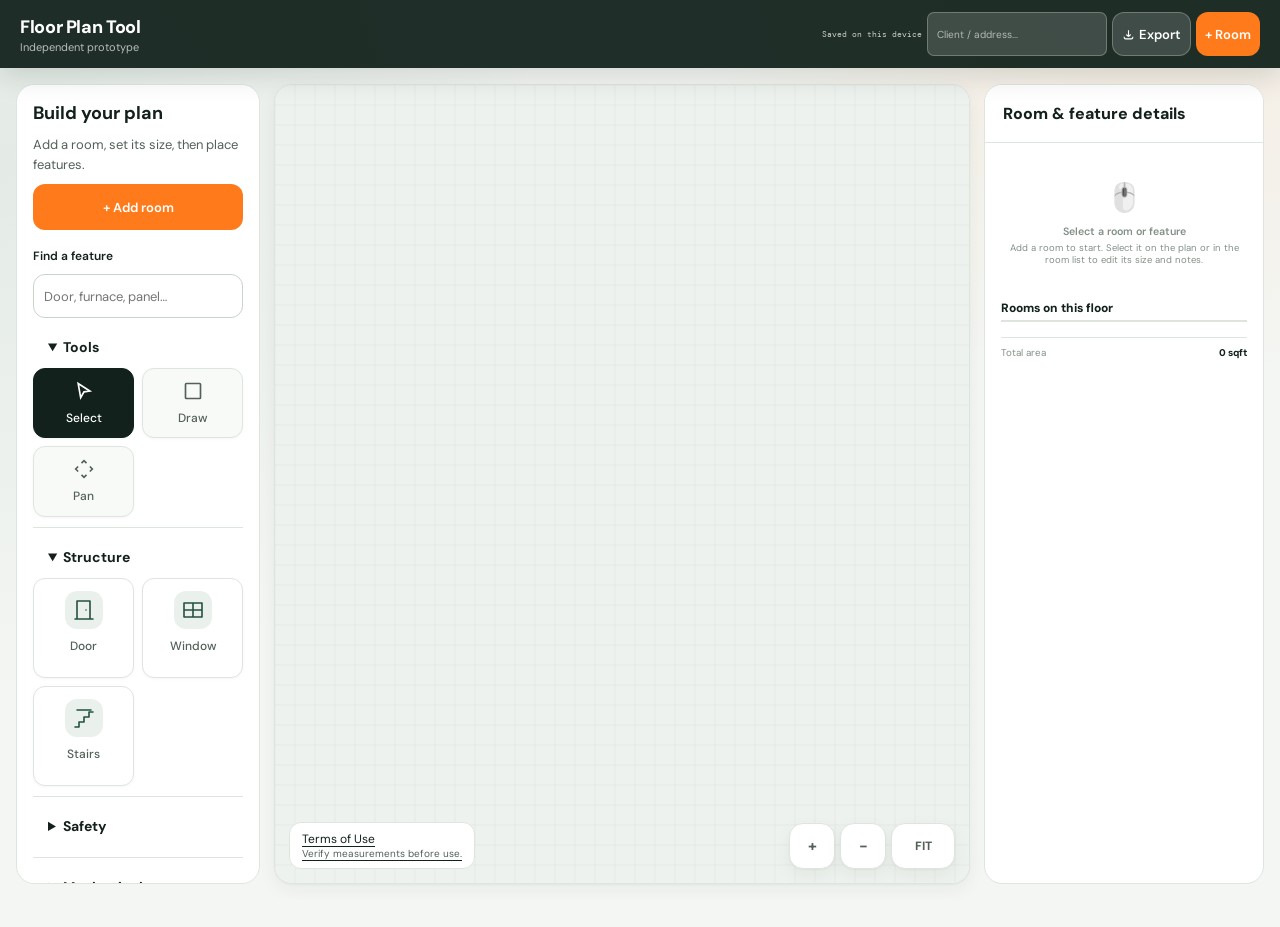
<file: index.html>
<!DOCTYPE html>
<html lang="en">
<head>
<meta charset="UTF-8">
<meta name="viewport" content="width=device-width, initial-scale=1.0">
<title>Floor Plan Tool</title>
<link href="https://fonts.googleapis.com/css2?family=DM+Sans:wght@400;500;600;700;800&family=DM+Mono:wght@400;500&display=swap" rel="stylesheet">
<style>
:root{
  --brand:#12211B;--brand-mid:#193B2D;--brand-light:#24513E;
  --accent:#FF7A1A;--accent-light:#F59E0B;
  --bg:#F4F6F3;--surface:#FFF;--surface2:#F8FAF8;
  --border:#DEE5DF;--border-dark:#C8D3CA;
  --text:#14211B;--text2:#536158;--text3:#849087;
  --green:#16A34A;--red:#DC2626;--red-bg:#FEE2E2;
  --sh-sm:0 1px 3px rgba(20,33,27,.08);
  --sh:0 4px 12px rgba(20,33,27,.12);
  --sh-lg:0 12px 32px rgba(20,33,27,.18);
  --r:10px;--rl:14px;
  --safe-bottom: env(safe-area-inset-bottom, 0px);
}
*{box-sizing:border-box;margin:0;padding:0;-webkit-tap-highlight-color:transparent;touch-action:manipulation}
html,body{height:100%;height:100dvh;overflow:hidden;font-family:'DM Sans',sans-serif;background:var(--bg);color:var(--text);font-size:14px}

/* ── TOPBAR ── */
.topbar{background:linear-gradient(135deg,var(--brand) 0%,var(--brand-mid) 60%,var(--brand-light) 100%);
  color:#fff;padding:0 12px;height:52px;display:flex;align-items:center;
  justify-content:space-between;box-shadow:0 2px 12px rgba(0,0,0,.25);flex-shrink:0;z-index:100;position:relative}
.topbar-brand{display:flex;align-items:center;gap:8px}
.topbar-icon{width:30px;height:30px;background:rgba(255,255,255,.15);border-radius:8px;
  display:flex;align-items:center;justify-content:center;border:1px solid rgba(255,255,255,.2);font-size:15px;flex-shrink:0}
.topbar-title{font-size:.85rem;font-weight:800;letter-spacing:-.02em}
.topbar-sub{font-size:.58rem;opacity:.65;margin-top:1px}
.topbar-right{display:flex;gap:5px;align-items:center}
.proj-input{background:rgba(255,255,255,.15);border:1px solid rgba(255,255,255,.25);border-radius:7px;
  padding:5px 9px;color:#fff;font-size:.72rem;font-family:inherit;outline:none;width:130px}
.proj-input::placeholder{color:rgba(255,255,255,.6)}
.btn{display:inline-flex;align-items:center;gap:4px;padding:6px 11px;border-radius:7px;
  border:none;cursor:pointer;font-size:.72rem;font-weight:600;transition:all .15s;font-family:inherit;white-space:nowrap}
.btn-ghost{background:rgba(255,255,255,.15);color:#fff;border:1px solid rgba(255,255,255,.25)}
.btn-ghost:active{background:rgba(255,255,255,.28)}
.btn-primary{background:var(--accent);color:#fff}
.btn-primary:active{background:#d46b1a}
.btn-danger{background:var(--red);color:#fff}
.btn-sm{padding:5px 9px;font-size:.7rem}
.btn-icon{width:32px;height:32px;padding:0;justify-content:center}

/* ── DESKTOP LAYOUT ── */
.app-body{display:flex;height:calc(100vh - 52px);height:calc(100dvh - 52px)}

/* LEFT SIDEBAR - desktop only */
.left-bar{width:72px;background:var(--surface);border-right:1.5px solid var(--border);
  display:flex;flex-direction:column;align-items:center;padding:6px 5px;gap:2px;
  overflow-y:auto;flex-shrink:0;z-index:10}
.left-bar::-webkit-scrollbar{display:none}
.lb-group{width:100%;display:flex;flex-direction:column;gap:2px;margin-bottom:5px;padding-bottom:5px;border-bottom:1px solid var(--border)}
.lb-group:last-child{border-bottom:none;margin-bottom:0}
.lb-label{font-size:.52rem;font-weight:700;text-transform:uppercase;letter-spacing:.06em;color:var(--text3);text-align:center;margin-bottom:1px}
.lb-btn{width:60px;padding:6px 3px;border-radius:8px;border:1.5px solid transparent;background:transparent;
  cursor:pointer;font-size:.58rem;font-weight:600;color:var(--text2);display:flex;flex-direction:column;
  align-items:center;gap:2px;transition:all .12s;font-family:inherit;line-height:1.2}
.lb-btn:hover{background:var(--surface2);border-color:var(--border);color:var(--brand)}
.lb-btn.active{background:var(--brand);color:#fff;border-color:var(--brand)}
.lb-btn svg{width:18px;height:18px;flex-shrink:0}
.lb-icon{width:22px;height:22px;display:flex;align-items:center;justify-content:center;font-size:16px;line-height:1}

/* CANVAS */
.canvas-area{flex:1;position:relative;overflow:hidden;background:#EEF2EE}
#fp-canvas{position:absolute;top:0;left:0;touch-action:none}
#fp-canvas.cur-select{cursor:default}
#fp-canvas.cur-pan{cursor:grab}
#fp-canvas.cur-grabbing{cursor:grabbing}
#fp-canvas.cur-draw{cursor:crosshair}

.zoom-btns{position:absolute;bottom:14px;right:14px;display:flex;flex-direction:column;gap:5px;z-index:10}
.zoom-btn{width:36px;height:36px;background:var(--surface);border:1.5px solid var(--border);border-radius:9px;
  cursor:pointer;font-size:1.1rem;font-weight:700;color:var(--text2);display:flex;align-items:center;justify-content:center;
  box-shadow:var(--sh-sm);transition:all .15s;font-family:inherit}
.zoom-btn:active{background:var(--surface2);transform:scale(.94)}

/* RIGHT PANEL - desktop */
.right-panel{width:224px;background:var(--surface);border-left:1.5px solid var(--border);
  display:flex;flex-direction:column;overflow:hidden;flex-shrink:0}
.rp-hdr{background:var(--brand);color:#fff;padding:10px 12px;font-weight:800;font-size:.82rem;flex-shrink:0}
.rp-body{flex:1;overflow-y:auto;padding:10px 12px}
.rp-body::-webkit-scrollbar{width:3px}.rp-body::-webkit-scrollbar-thumb{background:var(--border-dark);border-radius:99px}
.rp-section{margin-bottom:14px}
.rp-title{font-size:.6rem;font-weight:800;text-transform:uppercase;letter-spacing:.07em;color:var(--brand);
  margin-bottom:7px;padding-bottom:4px;border-bottom:2px solid var(--border)}
.rp-row{display:flex;flex-direction:column;gap:3px;margin-bottom:8px}
.rp-label{font-size:.65rem;font-weight:700;color:var(--text2);text-transform:uppercase;letter-spacing:.03em}
.rp-input{padding:7px 9px;border:1.5px solid var(--border);border-radius:7px;font-size:.82rem;
  outline:none;font-family:inherit;color:var(--text);background:var(--surface);width:100%;transition:border-color .15s}
.rp-input:focus{border-color:var(--accent);box-shadow:0 0 0 3px rgba(255,122,26,.12)}
.rp-input:disabled{background:var(--bg);color:var(--text3);font-weight:700}
.rp-grid2{display:grid;grid-template-columns:1fr 1fr;gap:6px}
.color-swatches{display:flex;flex-wrap:wrap;gap:4px;margin-top:2px}
.cswatch{width:22px;height:22px;border-radius:5px;cursor:pointer;border:2px solid transparent;transition:all .12s}
.cswatch.sel{border-color:var(--brand);transform:scale(1.2)}
.room-list{display:flex;flex-direction:column;gap:4px}
.room-item{padding:7px 9px;background:var(--surface2);border:1.5px solid var(--border);border-radius:7px;
  cursor:pointer;transition:all .12s;display:flex;align-items:center;gap:7px;font-size:.75rem}
.room-item:hover,.room-item:active{border-color:var(--accent)}
.room-item.sel{border-color:var(--brand);background:#F0F5F1}
.room-dot{width:9px;height:9px;border-radius:3px;flex-shrink:0}
.room-name-txt{flex:1;font-weight:700;overflow:hidden;text-overflow:ellipsis;white-space:nowrap}
.room-sqft{color:var(--text3);font-size:.65rem}
.room-del{border:none;background:transparent;cursor:pointer;color:var(--text3);font-size:.9rem;padding:2px 4px;border-radius:4px;flex-shrink:0}
.room-del:active{background:var(--red-bg);color:var(--red)}

/* ── MOBILE BOTTOM TAB BAR ── */
.mob-tabbar{display:none;background:var(--surface);border-top:1.5px solid var(--border);
  padding:6px 4px calc(10px + var(--safe-bottom));
  flex-shrink:0;z-index:90;box-shadow:0 -2px 12px rgba(20,33,27,.1)}
.mob-tabs{display:flex;gap:2px;justify-content:space-around}
.mob-tab{flex:1;padding:6px 2px;border-radius:8px;border:none;background:transparent;
  font-size:.58rem;font-weight:700;color:var(--text3);display:flex;flex-direction:column;
  align-items:center;gap:3px;cursor:pointer;font-family:inherit;transition:all .12s;min-width:0}
.mob-tab svg{width:20px;height:20px;flex-shrink:0}
.mob-tab.active{color:var(--brand);background:var(--surface2)}
.mob-tab-icon{font-size:18px;line-height:1}

/* ── MOBILE TOOL DRAWER (slides up from bottom) ── */
.mob-drawer-bg{display:none;position:fixed;inset:0;background:rgba(0,0,0,.4);z-index:200;backdrop-filter:blur(2px)}
.mob-drawer-bg.open{display:block}
.mob-drawer{position:fixed;left:0;right:0;bottom:0;background:var(--surface);border-radius:20px 20px 0 0;
  z-index:201;max-height:72vh;display:flex;flex-direction:column;
  transform:translateY(100%);transition:transform .28s cubic-bezier(.32,1,.6,1);
  padding-bottom:var(--safe-bottom)}
.mob-drawer.open{transform:translateY(0)}
.mob-drawer-handle{width:40px;height:4px;background:var(--border-dark);border-radius:99px;margin:10px auto 8px;flex-shrink:0}
.mob-drawer-hdr{display:flex;align-items:center;justify-content:space-between;padding:0 16px 10px;flex-shrink:0}
.mob-drawer-title{font-size:.88rem;font-weight:800;color:var(--brand)}
.mob-drawer-close{width:28px;height:28px;border-radius:7px;border:none;background:var(--surface2);cursor:pointer;
  font-size:.9rem;display:flex;align-items:center;justify-content:center;color:var(--text2)}
.mob-drawer-body{overflow-y:auto;-webkit-overflow-scrolling:touch;padding:0 12px 16px;flex:1}
.mob-drawer-body::-webkit-scrollbar{display:none}

/* Mobile element grid */
.mob-elem-grid{display:grid;grid-template-columns:repeat(4,1fr);gap:8px}
.mob-elem-btn{padding:10px 4px;border-radius:10px;border:1.5px solid var(--border);background:var(--surface2);
  cursor:pointer;font-size:.62rem;font-weight:700;color:var(--text2);display:flex;flex-direction:column;
  align-items:center;gap:4px;font-family:inherit;transition:all .12s;min-height:64px;justify-content:center}
.mob-elem-btn:active{background:var(--brand);color:#fff;border-color:var(--brand);transform:scale(.95)}
.mob-elem-icon{font-size:22px;line-height:1}
.mob-elem-btn svg{width:22px;height:22px}

/* Mobile props sheet */
.mob-props-sheet{position:fixed;left:0;right:0;bottom:0;background:var(--surface);border-radius:20px 20px 0 0;
  z-index:202;max-height:80vh;display:flex;flex-direction:column;
  transform:translateY(100%);transition:transform .28s cubic-bezier(.32,1,.6,1);
  padding-bottom:var(--safe-bottom)}
.mob-props-sheet.open{transform:translateY(0)}
.mob-ps-handle{width:40px;height:4px;background:var(--border-dark);border-radius:99px;margin:10px auto 0;flex-shrink:0}
.mob-ps-hdr{display:flex;align-items:center;justify-content:space-between;padding:10px 16px;flex-shrink:0;border-bottom:1.5px solid var(--border)}
.mob-ps-title{font-size:.9rem;font-weight:800;color:var(--brand)}
.mob-ps-body{overflow-y:auto;-webkit-overflow-scrolling:touch;padding:14px 16px;flex:1}
.mob-ps-body::-webkit-scrollbar{display:none}
.mob-ps-section{margin-bottom:16px}
.mob-ps-label{font-size:.68rem;font-weight:700;color:var(--text2);text-transform:uppercase;letter-spacing:.04em;margin-bottom:5px;display:block}
.mob-input{width:100%;padding:11px 13px;border:1.5px solid var(--border);border-radius:10px;
  font-size:.9rem;font-family:inherit;color:var(--text);background:var(--surface);outline:none;transition:border-color .15s}
.mob-input:focus{border-color:var(--accent);box-shadow:0 0 0 3px rgba(255,122,26,.12)}
.mob-input-grid{display:grid;grid-template-columns:1fr 1fr;gap:10px}
.mob-action-row{display:flex;gap:8px;margin-top:6px}
.mob-action-row .btn{flex:1;justify-content:center;padding:11px}

/* Mobile tool row (select/draw/pan) */
.mob-tool-row{display:flex;gap:6px;padding:8px 12px;background:var(--surface2);border-bottom:1px solid var(--border);flex-shrink:0}
.mob-tool-btn{flex:1;padding:8px 4px;border-radius:8px;border:1.5px solid var(--border);background:var(--surface);
  font-size:.7rem;font-weight:700;color:var(--text2);display:flex;flex-direction:column;align-items:center;gap:3px;
  cursor:pointer;font-family:inherit;transition:all .12s}
.mob-tool-btn.active{background:var(--brand);color:#fff;border-color:var(--brand)}
.mob-tool-btn svg{width:18px;height:18px}

/* ── OVERLAYS / MODALS ── */
.overlay{position:fixed;inset:0;background:rgba(0,0,0,.45);z-index:300;display:none;align-items:center;
  justify-content:center;padding:16px;backdrop-filter:blur(2px)}
.overlay.open{display:flex}
.modal{background:var(--surface);border-radius:var(--rl);padding:20px;width:100%;max-width:380px;
  box-shadow:var(--sh-lg);animation:mIn .2s ease;max-height:90vh;overflow-y:auto}
@keyframes mIn{from{opacity:0;transform:scale(.95)}to{opacity:1;transform:none}}
.modal-hdr{display:flex;align-items:center;justify-content:space-between;margin-bottom:14px;padding-bottom:10px;border-bottom:2px solid var(--border)}
.modal-title{font-size:.95rem;font-weight:800;color:var(--brand)}
.modal-close{width:28px;height:28px;border-radius:6px;border:none;cursor:pointer;background:var(--surface2);
  color:var(--text2);display:flex;align-items:center;justify-content:center;font-size:.9rem}
.fg{display:flex;flex-direction:column;gap:4px;margin-bottom:10px}
.fg2{display:grid;grid-template-columns:1fr 1fr;gap:8px;margin-bottom:10px}
.flabel{font-size:.68rem;font-weight:700;color:var(--text2);text-transform:uppercase;letter-spacing:.04em}
.finput{padding:10px 11px;border:1.5px solid var(--border);border-radius:8px;font-size:.88rem;
  outline:none;font-family:inherit;color:var(--text);background:var(--surface);width:100%;transition:border-color .15s}
.finput:focus{border-color:var(--accent);box-shadow:0 0 0 3px rgba(255,122,26,.12)}
.form-actions{display:flex;gap:7px;justify-content:flex-end;margin-top:14px;padding-top:10px;border-top:1.5px solid var(--border)}

/* hint bar - desktop only */
.hint{background:var(--surface);border-top:1px solid var(--border);padding:5px 14px;
  font-size:.68rem;color:var(--text3);display:flex;gap:16px;flex-wrap:wrap;flex-shrink:0}
.hint span{display:flex;align-items:center;gap:4px}
kbd{background:var(--surface2);border:1px solid var(--border-dark);border-radius:3px;padding:1px 5px;
  font-size:.62rem;font-family:'DM Mono',monospace;color:var(--text2)}

/* toast */
.toast{position:fixed;bottom:80px;left:50%;transform:translateX(-50%);background:var(--brand);color:#fff;
  padding:9px 18px;border-radius:99px;font-size:.78rem;font-weight:600;box-shadow:var(--sh-lg);z-index:500;
  opacity:0;transition:opacity .3s;pointer-events:none;white-space:nowrap}
.toast.show{opacity:1}

/* ── RESPONSIVE ── */
@media(max-width:700px){
  .left-bar{display:none}
  .right-panel{display:none}
  .hint{display:none}
  .mob-tabbar{display:block}
  .proj-input{width:100px}
  .toast{bottom:calc(80px + var(--safe-bottom))}
}
@media(min-width:701px){
  .mob-tabbar{display:none}
  .mob-drawer-bg{display:none !important}
  .mob-drawer{display:none !important}
  .mob-props-sheet{display:none !important}
  .mob-tool-row{display:none !important}
}

/* ── ROTATE NUDGE (portrait phone only) ── */
#rotate-nudge{
  display:none;
  position:fixed;bottom:90px;left:50%;transform:translateX(-50%);
  background:var(--brand);color:#fff;
  padding:10px 16px;border-radius:99px;
  font-size:.78rem;font-weight:700;
  box-shadow:0 4px 16px rgba(20,33,27,.35);
  z-index:400;white-space:nowrap;
  align-items:center;gap:8px;
  animation:nudgePop .4s cubic-bezier(.32,1,.6,1);
}
#rotate-nudge.visible{display:flex}
#rotate-nudge-close{background:rgba(255,255,255,.25);border:none;color:#fff;
  border-radius:99px;width:20px;height:20px;cursor:pointer;font-size:.75rem;
  display:flex;align-items:center;justify-content:center;flex-shrink:0;padding:0}
@keyframes nudgePop{from{opacity:0;transform:translateX(-50%) translateY(12px)}to{opacity:1;transform:translateX(-50%) translateY(0)}}
@media(orientation:landscape){#rotate-nudge{display:none !important}}
</style>
<link rel="stylesheet" href="enhance.css?v=13"></head>
<body>

<!-- TOPBAR -->
<div class="topbar">
  <div class="topbar-brand">
    <div class="topbar-icon">🏠</div>
    <div>
      <div class="topbar-title">Floor Plan Tool</div>
      <div class="topbar-sub"></div>
    </div>
  </div>
  <div class="topbar-right">
    <input id="proj-input" class="proj-input" placeholder="Client / address..."/>
    <button class="btn btn-ghost btn-sm" onclick="doExport()">
      <svg viewBox="0 0 24 24" fill="none" stroke="currentColor" stroke-width="2" style="width:13px;height:13px"><path d="M4 16v1a3 3 0 003 3h10a3 3 0 003-3v-1m-4-4l-4 4m0 0l-4-4m4 4V4"/></svg>
      Export
    </button>
    <button class="btn btn-primary btn-sm" onclick="openAddRoom()">+ Room</button>
  </div>
</div>

<!-- DESKTOP LAYOUT -->
<div class="app-body">

  <!-- LEFT SIDEBAR (desktop) -->
  <aside class="left-bar" id="leftBar" aria-label="Plan tools"><div class="tool-heading">Build your plan</div><p class="tool-help">Add a room, set its size, then place features.</p><button class="btn btn-primary" onclick="openAddRoom()">+ Add room</button><label class="feature-label" for="feature-search">Find a feature</label><input id="feature-search" type="search" placeholder="Door, furnace, panel…"><div id="feature-empty" role="status" hidden>No matching features</div>
    <details class="lb-group" open><summary>Tools</summary><div class="feature-buttons">
      <button class="lb-btn active" id="tb-select" onclick="setTool('select')">
        <svg viewBox="0 0 24 24" fill="none" stroke="currentColor" stroke-width="2"><path d="M5 3l14 9-7 1-4 7z"/></svg>Select
      </button>
      <button class="lb-btn" id="tb-room" onclick="setTool('room')">
        <svg viewBox="0 0 24 24" fill="none" stroke="currentColor" stroke-width="2"><rect x="3" y="3" width="18" height="18" rx="1"/></svg>Draw
      </button>
      <button class="lb-btn" id="tb-pan" onclick="setTool('pan')">
        <svg viewBox="0 0 24 24" fill="none" stroke="currentColor" stroke-width="2"><path d="M5 9l-3 3 3 3M9 5l3-3 3 3M15 19l-3 3-3-3M19 9l3 3-3 3M12 12v.01"/></svg>Pan
      </button></div></details>
    <details class="lb-group" open><summary>Structure</summary><div class="feature-buttons">
      <button class="lb-btn" onclick="addElement('door')"><span class="feature-glyph"><svg viewBox="0 0 24 24" fill="none" stroke="currentColor" stroke-width="1.6" stroke-linecap="round" stroke-linejoin="round" aria-hidden="true"><path d="M5 21V3h13v18 M14 12h.01 M3 21h18"/></svg></span><span>Door</span></button>
      <button class="lb-btn" onclick="addElement('window')"><span class="feature-glyph"><svg viewBox="0 0 24 24" fill="none" stroke="currentColor" stroke-width="1.6" stroke-linecap="round" stroke-linejoin="round" aria-hidden="true"><path d="M3 5h18v14H3Z M12 5v14 M3 12h18"/></svg></span><span>Window</span></button>
      <button class="lb-btn" onclick="addElement('stairs')"><span class="feature-glyph"><svg viewBox="0 0 24 24" fill="none" stroke="currentColor" stroke-width="1.6" stroke-linecap="round" stroke-linejoin="round" aria-hidden="true"><path d="M3 21h4v-5h5v-5h5V6h4 M5 4h14"/></svg></span><span>Stairs</span></button></div></details>
    <details class="lb-group"><summary>Safety</summary><div class="feature-buttons">
      <button class="lb-btn" onclick="addElement('smoke')"><span class="feature-glyph"><svg viewBox="0 0 24 24" fill="none" stroke="currentColor" stroke-width="1.6" stroke-linecap="round" stroke-linejoin="round" aria-hidden="true"><path d="M12 3a9 9 0 1 0 0 18a9 9 0 1 0 0-18 M8 9h8 M8 12h8 M10 15h4"/></svg></span><span>Smoke detector</span></button>
      <button class="lb-btn" onclick="addElement('co')"><span class="feature-glyph"><svg viewBox="0 0 24 24" fill="none" stroke="currentColor" stroke-width="1.6" stroke-linecap="round" stroke-linejoin="round" aria-hidden="true"><path d="M4 5h16v14H4Z M7 9h10 M7 13h3 M14 13h3"/></svg></span><span>CO detector</span></button>
      <button class="lb-btn" onclick="addElement('cosmoke')"><span class="feature-glyph"><svg viewBox="0 0 24 24" fill="none" stroke="currentColor" stroke-width="1.6" stroke-linecap="round" stroke-linejoin="round" aria-hidden="true"><path d="M12 3a9 9 0 1 0 0 18a9 9 0 1 0 0-18 M7 9h10 M7 12h10 M9 15h6"/></svg></span><span>Smoke + CO</span></button>
      <button class="lb-btn" onclick="addElement('fireext')"><span class="feature-glyph"><svg viewBox="0 0 24 24" fill="none" stroke="currentColor" stroke-width="1.6" stroke-linecap="round" stroke-linejoin="round" aria-hidden="true"><path d="M9 8h6v13H9Z M10 5h4v3 M12 2v3h6v7 M8 21h8"/></svg></span><span>Fire extinguisher</span></button></div></details>
    <details class="lb-group"><summary>Mechanical</summary><div class="feature-buttons">
      <button class="lb-btn" onclick="addElement('furnace')"><span class="feature-glyph"><svg viewBox="0 0 24 24" fill="none" stroke="currentColor" stroke-width="1.6" stroke-linecap="round" stroke-linejoin="round" aria-hidden="true"><path d="M5 3h14v18H5Z M8 6h8 M8 9h8 M9 17c-2-3 1-4 2-6c0 2 4 3 3 5c0 3-4 4-5 1"/></svg></span><span>Furnace</span></button>
      <button class="lb-btn" onclick="addElement('water')"><span class="feature-glyph"><svg viewBox="0 0 24 24" fill="none" stroke="currentColor" stroke-width="1.6" stroke-linecap="round" stroke-linejoin="round" aria-hidden="true"><path d="M7 5c0-4 10-4 10 0v14c0 3-10 3-10 0Z M7 5c0 3 10 3 10 0 M9 2V1 M15 2V1 M7 17h10"/></svg></span><span>Water heater</span></button>
      <button class="lb-btn" onclick="addElement('hvac')"><span class="feature-glyph"><svg viewBox="0 0 24 24" fill="none" stroke="currentColor" stroke-width="1.6" stroke-linecap="round" stroke-linejoin="round" aria-hidden="true"><path d="M3 5h18v14H3Z M12 8a4 4 0 1 0 0 8a4 4 0 1 0 0-8 M12 8v8 M8 12h8"/></svg></span><span>AC unit</span></button>
      <button class="lb-btn" onclick="addElement('heatpump')"><span class="feature-glyph"><svg viewBox="0 0 24 24" fill="none" stroke="currentColor" stroke-width="1.6" stroke-linecap="round" stroke-linejoin="round" aria-hidden="true"><path d="M3 5h18v14H3Z M7 8h10l-2-2 M17 16H7l2 2 M7 8v2 M17 16v-2"/></svg></span><span>Heat pump</span></button>
      <button class="lb-btn" onclick="addElement('minisplit')"><span class="feature-glyph"><svg viewBox="0 0 24 24" fill="none" stroke="currentColor" stroke-width="1.6" stroke-linecap="round" stroke-linejoin="round" aria-hidden="true"><path d="M3 6h18v10H3Z M6 12h12 M7 16v4 M12 16v4 M17 16v4"/></svg></span><span>Mini-split</span></button>
      <button class="lb-btn" onclick="addElement('outfan')"><span class="feature-glyph"><svg viewBox="0 0 24 24" fill="none" stroke="currentColor" stroke-width="1.6" stroke-linecap="round" stroke-linejoin="round" aria-hidden="true"><path d="M12 10c-6-8 4-11 2 0 M14 12c8-6 11 4 0 2 M12 14c6 8-4 11-2 0 M10 12c-8 6-11-4 0-2 M12 10a2 2 0 1 0 0 4a2 2 0 1 0 0-4"/></svg></span><span>Outdoor fan</span></button>
      <button class="lb-btn" onclick="addElement('exhaust')"><span class="feature-glyph"><svg viewBox="0 0 24 24" fill="none" stroke="currentColor" stroke-width="1.6" stroke-linecap="round" stroke-linejoin="round" aria-hidden="true"><path d="M3 3h18v18H3Z M8 8l8 8 M16 8l-8 8 M12 9a3 3 0 1 0 0 6a3 3 0 1 0 0-6"/></svg></span><span>Exhaust fan</span></button>
      <button class="lb-btn" onclick="addElement('vent')"><span class="feature-glyph"><svg viewBox="0 0 24 24" fill="none" stroke="currentColor" stroke-width="1.6" stroke-linecap="round" stroke-linejoin="round" aria-hidden="true"><path d="M3 5h18v14H3Z M7 8v8 M10 8v8 M14 8v8 M17 8v8"/></svg></span><span>Air vent</span></button>
      <button class="lb-btn" onclick="addElement('ductwork')"><span class="feature-glyph"><svg viewBox="0 0 24 24" fill="none" stroke="currentColor" stroke-width="1.6" stroke-linecap="round" stroke-linejoin="round" aria-hidden="true"><path d="M3 6h8v6h10v6H5V6 M8 6v6 M15 12v6"/></svg></span><span>Ductwork</span></button></div></details>
    <details class="lb-group"><summary>Access</summary><div class="feature-buttons">
      <button class="lb-btn" onclick="addElement('crawlentry')"><span class="feature-glyph"><svg viewBox="0 0 24 24" fill="none" stroke="currentColor" stroke-width="1.6" stroke-linecap="round" stroke-linejoin="round" aria-hidden="true"><path d="M3 5h18v14H3Z M6 8h12v8H6Z M10 12h4"/></svg></span><span>Crawl access</span></button>
      <button class="lb-btn" onclick="addElement('atticentry')"><span class="feature-glyph"><svg viewBox="0 0 24 24" fill="none" stroke="currentColor" stroke-width="1.6" stroke-linecap="round" stroke-linejoin="round" aria-hidden="true"><path d="M3 5h18v14H3Z M8 8h8v8H8Z M12 8v8 M8 11h8 M8 14h8"/></svg></span><span>Attic access</span></button>
      <button class="lb-btn" onclick="addElement('electrical')"><span class="feature-glyph"><svg viewBox="0 0 24 24" fill="none" stroke="currentColor" stroke-width="1.6" stroke-linecap="round" stroke-linejoin="round" aria-hidden="true"><path d="M5 3h14v18H5Z M8 7h3 M14 7h2 M8 11h3 M14 11h2 M8 15h3 M14 15h2"/></svg></span><span>Electrical panel</span></button>
      <button class="lb-btn" onclick="addElement('gasmeter')"><span class="feature-glyph"><svg viewBox="0 0 24 24" fill="none" stroke="currentColor" stroke-width="1.6" stroke-linecap="round" stroke-linejoin="round" aria-hidden="true"><path d="M5 5h14v14H5Z M8 8h8v5H8Z M12 10l2-1 M8 19v3 M16 19v3"/></svg></span><span>Gas meter</span></button></div></details>
    <details class="lb-group"><summary>Insulation</summary><div class="feature-buttons">
      <button class="lb-btn" onclick="addElement('insul_wall')"><span class="feature-glyph"><svg viewBox="0 0 24 24" fill="none" stroke="currentColor" stroke-width="1.6" stroke-linecap="round" stroke-linejoin="round" aria-hidden="true"><path d="M4 3v18 M20 3v18 M7 5c10 0-10 4 10 4s-10 4-10 4s10 4 10 4s-10 4-10 4"/></svg></span><span>Wall insulation</span></button>
      <button class="lb-btn" onclick="addElement('insul_ceil')"><span class="feature-glyph"><svg viewBox="0 0 24 24" fill="none" stroke="currentColor" stroke-width="1.6" stroke-linecap="round" stroke-linejoin="round" aria-hidden="true"><path d="M3 5h18 M3 19h18 M4 9c0 9 4-9 4 0s4-9 4 0s4-9 4 0s4-9 4 0"/></svg></span><span>Ceiling insulation</span></button>
      <button class="lb-btn" onclick="addElement('insul_floor')"><span class="feature-glyph"><svg viewBox="0 0 24 24" fill="none" stroke="currentColor" stroke-width="1.6" stroke-linecap="round" stroke-linejoin="round" aria-hidden="true"><path d="M3 5h18 M3 19h18 M4 9c0 9 4-9 4 0s4-9 4 0s4-9 4 0s4-9 4 0"/></svg></span><span>Floor insulation</span></button>
      <button class="lb-btn" onclick="addElement('vapor')"><span class="feature-glyph"><svg viewBox="0 0 24 24" fill="none" stroke="currentColor" stroke-width="1.6" stroke-linecap="round" stroke-linejoin="round" aria-hidden="true"><path d="M3 6h18 M3 18h18 M3 12h4 M10 12h4 M17 12h4"/></svg></span><span>Vapor barrier</span></button></div></details>
    <details class="lb-group"><summary>Fixtures & furniture</summary><div class="feature-buttons">
      <button class="lb-btn" onclick="addElement('sofa')"><span class="feature-glyph"><svg viewBox="0 0 24 24" fill="none" stroke="currentColor" stroke-width="1.6" stroke-linecap="round" stroke-linejoin="round" aria-hidden="true"><path d="M5 11V6h14v5 M3 10h4v8H3Z M17 10h4v8h-4Z M7 16h10 M5 18v3 M19 18v3"/></svg></span><span>Sofa</span></button>
      <button class="lb-btn" onclick="addElement('bed')"><span class="feature-glyph"><svg viewBox="0 0 24 24" fill="none" stroke="currentColor" stroke-width="1.6" stroke-linecap="round" stroke-linejoin="round" aria-hidden="true"><path d="M4 3h16v18H4Z M7 6h4v4H7Z M13 6h4v4h-4Z M4 12h16"/></svg></span><span>Bed</span></button>
      <button class="lb-btn" onclick="addElement('toilet')"><span class="feature-glyph"><svg viewBox="0 0 24 24" fill="none" stroke="currentColor" stroke-width="1.6" stroke-linecap="round" stroke-linejoin="round" aria-hidden="true"><path d="M7 3h10v6H7Z M7 9c-4 9 14 9 10 0 M9 16v5h6v-5"/></svg></span><span>Toilet</span></button>
      <button class="lb-btn" onclick="addElement('sink')"><span class="feature-glyph"><svg viewBox="0 0 24 24" fill="none" stroke="currentColor" stroke-width="1.6" stroke-linecap="round" stroke-linejoin="round" aria-hidden="true"><path d="M3 5h18v14H3Z M7 8h10v8H7Z M12 5V2h4v4 M12 12h.01"/></svg></span><span>Sink</span></button>
      <button class="lb-btn" onclick="addElement('stove')"><span class="feature-glyph"><svg viewBox="0 0 24 24" fill="none" stroke="currentColor" stroke-width="1.6" stroke-linecap="round" stroke-linejoin="round" aria-hidden="true"><path d="M3 3h18v18H3Z M8 6a2 2 0 1 0 0 4a2 2 0 1 0 0-4 M16 6a2 2 0 1 0 0 4a2 2 0 1 0 0-4 M8 14a2 2 0 1 0 0 4a2 2 0 1 0 0-4 M16 14a2 2 0 1 0 0 4a2 2 0 1 0 0-4"/></svg></span><span>Stove</span></button>
      <button class="lb-btn" onclick="addElement('table')"><span class="feature-glyph"><svg viewBox="0 0 24 24" fill="none" stroke="currentColor" stroke-width="1.6" stroke-linecap="round" stroke-linejoin="round" aria-hidden="true"><path d="M4 5h16v14H4Z M4 9h16 M7 19v3 M17 19v3"/></svg></span><span>Table</span></button>
      <button class="lb-btn" onclick="addElement('washer')"><span class="feature-glyph"><svg viewBox="0 0 24 24" fill="none" stroke="currentColor" stroke-width="1.6" stroke-linecap="round" stroke-linejoin="round" aria-hidden="true"><path d="M4 3h16v18H4Z M7 6h2 M14 6h3 M12 9a4 4 0 1 0 0 8a4 4 0 1 0 0-8"/></svg></span><span>Washer / dryer</span></button></div></details>
    <details class="lb-group"><summary>Text</summary><div class="feature-buttons">
      <button class="lb-btn" onclick="addCustomText()"><svg viewBox="0 0 24 24" fill="none" stroke="currentColor" stroke-width="2"><path d="M4 7V4h16v3M9 20h6M12 4v16"/></svg>Add Text</button>
      <button class="lb-btn" onclick="addElement('arrow')"><span class="feature-glyph"><svg viewBox="0 0 24 24" fill="none" stroke="currentColor" stroke-width="1.6" stroke-linecap="round" stroke-linejoin="round" aria-hidden="true"><path d="M3 12h18 M15 6l6 6-6 6"/></svg></span><span>Arrow</span></button></div></details>
    <details class="lb-group" open><summary>Edit</summary><div class="feature-buttons">
      <button class="lb-btn" onclick="undo()"><svg viewBox="0 0 24 24" fill="none" stroke="currentColor" stroke-width="2"><path d="M3 10h10a5 5 0 010 10H9M3 10l4-4M3 10l4 4"/></svg>Undo</button>
      <button class="lb-btn" onclick="deleteSelected()"><svg viewBox="0 0 24 24" fill="none" stroke="currentColor" stroke-width="2"><path d="M19 7l-.867 12.142A2 2 0 0116.138 21H7.862a2 2 0 01-1.995-1.858L5 7m5 4v6m4-6v6m1-10V4a1 1 0 00-1-1h-4a1 1 0 00-1 1v3M4 7h16"/></svg>Delete</button></div></details>
  </aside>

  <!-- CANVAS AREA -->
  <div class="canvas-area" id="canvasArea">
    <!-- Mobile tool row inside canvas area -->
    <div class="mob-tool-row">
      <button class="mob-tool-btn active" id="mtb-select" onclick="setTool('select')">
        <svg viewBox="0 0 24 24" fill="none" stroke="currentColor" stroke-width="2"><path d="M5 3l14 9-7 1-4 7z"/></svg>Select
      </button>
      <button class="mob-tool-btn" id="mtb-room" onclick="setTool('room')">
        <svg viewBox="0 0 24 24" fill="none" stroke="currentColor" stroke-width="2"><rect x="3" y="3" width="18" height="18" rx="1"/></svg>Draw Room
      </button>
      <button class="mob-tool-btn" id="mtb-pan" onclick="setTool('pan')">
        <svg viewBox="0 0 24 24" fill="none" stroke="currentColor" stroke-width="2"><path d="M5 9l-3 3 3 3M9 5l3-3 3 3M15 19l-3 3-3-3M19 9l3 3-3 3"/></svg>Pan
      </button>
      <button class="mob-tool-btn" onclick="undo()">
        <svg viewBox="0 0 24 24" fill="none" stroke="currentColor" stroke-width="2"><path d="M3 10h10a5 5 0 010 10H9M3 10l4-4M3 10l4 4"/></svg>Undo
      </button>
    </div>
    <canvas id="fp-canvas"></canvas>
    <a class="plan-terms" href="./terms.html">Terms of Use<span>Verify measurements before use.</span></a>
    <div class="zoom-btns">
      <button class="zoom-btn" onclick="zoom(1.2)">+</button>
      <button class="zoom-btn" onclick="zoom(0.8)">-</button>
      <button class="zoom-btn" onclick="resetView()" style="font-size:.6rem;font-weight:800">FIT</button>
    </div>
  </div>

  <!-- RIGHT PANEL (desktop) -->
  <div class="right-panel">
    <div class="rp-hdr">Room & feature details</div>
    <div class="rp-body">
      <div id="rp-empty" style="text-align:center;padding:20px 5px;color:var(--text3)">
        <div style="font-size:2rem;margin-bottom:8px">🖱️</div>
        <div style="font-size:.76rem;font-weight:600;margin-bottom:4px">Select a room or feature</div>
        <div style="font-size:.68rem">Add a room to start. Select it on the plan or in the room list to edit its size and notes.</div>
      </div>
      <div id="rp-room" style="display:none">
        <div class="rp-section">
          <div class="rp-title">Room</div>
          <div class="rp-row"><div class="rp-label">Name</div><input class="rp-input" id="rp-name" oninput="updateProp('name',this.value)" placeholder="Room name"/></div>
          <div class="rp-grid2">
            <div class="rp-row"><div class="rp-label">Width (ft)</div><input class="rp-input" id="rp-w" type="number" min="0.1" max="1000" step="0.1" oninput="updateDim('w',this.value)"/></div>
            <div class="rp-row"><div class="rp-label">Length (ft)</div><input class="rp-input" id="rp-h" type="number" min="0.1" max="1000" step="0.1" oninput="updateDim('h',this.value)"/></div>
          </div>
          <div class="rp-row"><div class="rp-label">Area</div><input class="rp-input" id="rp-sqft" disabled/></div>
        </div>
        <div class="rp-section"><div class="rp-title">Color</div><div class="color-swatches" id="colorSwatches"></div></div>
        <div class="rp-section"><div class="rp-title">Notes</div><textarea class="rp-input" id="rp-notes" rows="3" placeholder="HVAC, insulation, issues..." style="resize:vertical" oninput="updateProp('notes',this.value)"></textarea></div>
        <div class="rp-section">
          <div class="rp-title">Systems</div>
          <div class="rp-row"><div class="rp-label">HVAC</div>
            <select class="rp-input" id="rp-hvac" onchange="updateProp('hvac',this.value)">
              <option value="">Unknown</option><option>Forced Air</option><option>Heat Pump</option><option>Mini Split</option><option>Baseboard</option><option>Radiant</option><option>None</option>
            </select>
          </div>
          <div class="rp-row"><div class="rp-label">Insulation</div>
            <select class="rp-input" id="rp-insul" onchange="updateProp('insul',this.value)">
              <option value="">Unknown</option><option>None</option><option>R-11</option><option>R-19</option><option>R-30</option><option>R-38</option><option>Spray Foam</option>
            </select>
          </div>
        </div>
        <button class="btn btn-danger btn-sm" onclick="deleteSelected()" style="width:100%;justify-content:center">Delete Room</button>
      </div>
      <div id="rp-elem" style="display:none">
        <div class="rp-section">
          <div class="rp-title">Element</div>
          <div class="rp-row"><div class="rp-label">Label</div><input class="rp-input" id="rp-elabel" oninput="updateElemLabel(this.value)" placeholder="Label below symbol"/></div>
          <div class="rp-row"><div class="rp-label">Rotate</div>
            <select class="rp-input" id="rp-rot" onchange="updateProp('rot',parseInt(this.value))">
              <option value="0">0°</option><option value="90">90°</option><option value="180">180°</option><option value="270">270°</option>
            </select>
          </div>
        </div>
        <div class="rp-section" id="rp-textprops" style="display:none">
          <div class="rp-title">Text Settings</div>
          <div class="rp-row"><div class="rp-label">Text</div><input class="rp-input" id="rp-customtext" oninput="updateCustomTextVal(this.value)" placeholder="Your text..."/></div>
          <div class="rp-grid2">
            <div class="rp-row"><div class="rp-label">Size</div><input class="rp-input" id="rp-fontsize" type="number" value="13" min="8" max="36" oninput="updateProp('fontSize',parseInt(this.value));render()"/></div>
            <div class="rp-row"><div class="rp-label">Color</div><input type="color" class="rp-input" id="rp-textcolor" value="#14211B" style="padding:3px;height:36px" onchange="updateProp('textColor',this.value);render()"/></div>
          </div>
          <div class="rp-row" style="flex-direction:row;align-items:center;gap:8px"><input type="checkbox" id="rp-bold" onchange="updateProp('textBold',this.checked);render()" style="width:16px;height:16px;accent-color:var(--brand)"/><label class="rp-label" for="rp-bold" style="cursor:pointer">Bold</label></div>
        </div>
        <div class="rp-section" id="rp-arrowprops" style="display:none">
          <div class="rp-title">Arrow</div>
          <div class="rp-row"><div class="rp-label">Label</div><input class="rp-input" id="rp-arrowlabel" oninput="updateProp('arrowLabel',this.value);render()" placeholder="Arrow label..."/></div>
          <div class="rp-row"><div class="rp-label">Color</div><input type="color" class="rp-input" id="rp-arrowcolor" value="#374151" style="padding:3px;height:36px" onchange="updateProp('arrowColor',this.value);render()"/></div>
        </div>
        <div class="rp-section"><div class="rp-title">Notes</div><textarea class="rp-input" id="rp-enotes" rows="2" placeholder="Field notes..." style="resize:vertical" oninput="updateProp('notes',this.value)"></textarea></div>
        <button class="btn btn-danger btn-sm" onclick="deleteSelected()" style="width:100%;justify-content:center">Delete Element</button>
      </div>
      <div class="rp-section" style="margin-top:14px">
        <div class="rp-title">Rooms on this floor</div>
        <div class="room-list" id="roomList"></div>
        <div style="margin-top:8px;padding-top:8px;border-top:1px solid var(--border);display:flex;justify-content:space-between;font-size:.7rem;color:var(--text3)">
          <span>Total area</span><span style="font-weight:800;color:var(--brand)" id="totalArea">0 sqft</span>
        </div>
      </div>
    </div>
  </div>
</div>

<!-- HINT BAR (desktop) -->
<div class="hint">
  <span><kbd>Draw</kbd> drag to create room</span>
  <span><kbd>Select</kbd> click + drag to move</span>
  <span><kbd>Del</kbd> remove selected</span>
  <span><kbd>Scroll</kbd> zoom</span>
</div>

<!-- MOBILE BOTTOM TAB BAR -->
<div class="mob-tabbar">
  <div class="mob-tabs">
    <button class="mob-tab" onclick="openMobDrawer('structure')">
      <svg viewBox="0 0 24 24" fill="none" stroke="currentColor" stroke-width="2" style="width:20px;height:20px"><rect x="3" y="3" width="18" height="18" rx="1"/></svg>
      Structure
    </button>
    <button class="mob-tab" onclick="openMobDrawer('safety')">
      <svg viewBox="0 0 24 24" fill="none" stroke="currentColor" stroke-width="1.6" stroke-linecap="round" stroke-linejoin="round" aria-hidden="true"><path d="M12 3a9 9 0 1 0 0 18a9 9 0 1 0 0-18 M8 9h8 M8 12h8 M10 15h4"/></svg>
      Safety
    </button>
    <button class="mob-tab" onclick="openMobDrawer('mechanical')">
      <svg viewBox="0 0 24 24" fill="none" stroke="currentColor" stroke-width="1.6" stroke-linecap="round" stroke-linejoin="round" aria-hidden="true"><path d="M3 5h18v14H3Z M12 8a4 4 0 1 0 0 8a4 4 0 1 0 0-8 M12 8v8 M8 12h8"/></svg>
      Mechanical
    </button>
    <button class="mob-tab" onclick="openMobDrawer('insulation')">
      <svg viewBox="0 0 24 24" fill="none" stroke="currentColor" stroke-width="1.6" stroke-linecap="round" stroke-linejoin="round" aria-hidden="true"><path d="M4 3v18 M20 3v18 M7 5c10 0-10 4 10 4s-10 4-10 4s10 4 10 4s-10 4-10 4"/></svg>
      Insulation
    </button>
    <button class="mob-tab" onclick="openMobDrawer('furnish')">
      <svg viewBox="0 0 24 24" fill="none" stroke="currentColor" stroke-width="1.6" stroke-linecap="round" stroke-linejoin="round" aria-hidden="true"><path d="M5 11V6h14v5 M3 10h4v8H3Z M17 10h4v8h-4Z M7 16h10 M5 18v3 M19 18v3"/></svg>
      Fixtures
    </button>
    <button class="mob-tab" onclick="openMobDrawer('text')">
      <svg viewBox="0 0 24 24" fill="none" stroke="currentColor" stroke-width="2" style="width:20px;height:20px"><path d="M4 7V4h16v3M9 20h6M12 4v16"/></svg>
      Text
    </button>
  </div>
</div>

<!-- MOBILE ELEMENT DRAWER -->
<div class="mob-drawer-bg" id="mobDrawerBg" onclick="closeMobDrawer()"></div>
<div class="mob-drawer" id="mobDrawer">
  <div class="mob-drawer-handle"></div>
  <div class="mob-drawer-hdr">
    <div class="mob-drawer-title" id="mobDrawerTitle">Add Element</div>
    <button class="mob-drawer-close" onclick="closeMobDrawer()">✕</button>
  </div>
  <div class="mob-drawer-body" id="mobDrawerBody"></div>
</div>

<!-- MOBILE PROPERTIES SHEET -->
<div class="mob-props-sheet" id="mobPropsSheet">
  <div class="mob-ps-handle"></div>
  <div class="mob-ps-hdr">
    <div class="mob-ps-title" id="mobPsTitle">Room & feature details</div>
    <div style="display:flex;gap:8px">
      <button class="btn btn-danger btn-sm" onclick="deleteSelected();closeMobProps()">Delete</button>
      <button class="mob-drawer-close" onclick="closeMobProps()">✕</button>
    </div>
  </div>
  <div class="mob-ps-body" id="mobPsBody"></div>
</div>

<!-- ADD TEXT MODAL -->
<div class="overlay" id="addTextOverlay">
  <div class="modal">
    <div class="modal-hdr">
      <div class="modal-title">Add Text Label</div>
      <button class="modal-close" onclick="closeAddText()">✕</button>
    </div>
    <div class="fg"><label class="flabel">Text</label><input class="finput" id="m-txt" placeholder="e.g. North Wall, Attic Access..."/></div>
    <div class="form-actions">
      <button class="btn btn-outline btn-sm" onclick="closeAddText()">Cancel</button>
      <button class="btn btn-primary btn-sm" onclick="confirmAddText()">Add Text</button>
    </div>
  </div>
</div>

<!-- ADD ROOM MODAL -->
<div class="overlay" id="addRoomOverlay">
  <div class="modal">
    <div class="modal-hdr">
      <div class="modal-title">Add Room</div>
      <button class="modal-close" onclick="closeAddRoom()">✕</button>
    </div>
    <div class="fg"><label class="flabel">Room Name</label><input class="finput" id="m-rname" placeholder="e.g. Living Room, Crawlspace..."/></div>
    <div class="fg2">
      <div class="fg" style="margin:0"><label class="flabel">Width (ft)</label><input class="finput" id="m-rw" type="number" value="12" min="0.1" max="1000" step="0.1"/></div>
      <div class="fg" style="margin:0"><label class="flabel">Length (ft)</label><input class="finput" id="m-rl" type="number" value="10" min="0.1" max="1000" step="0.1"/></div>
    </div>
    <div class="fg"><label class="flabel">Type</label>
      <select class="finput" id="m-rtype">
        <option value="living">Living / Common</option><option value="bedroom">Bedroom</option>
        <option value="kitchen">Kitchen</option><option value="bathroom">Bathroom</option>
        <option value="garage">Garage</option><option value="crawl">Crawlspace</option>
        <option value="attic">Attic</option><option value="other">Other</option>
      </select>
    </div>
    <div class="form-actions">
      <button class="btn btn-outline btn-sm" onclick="closeAddRoom()">Cancel</button>
      <button class="btn btn-primary btn-sm" onclick="confirmAddRoom()">Add Room</button>
    </div>
  </div>
</div>

<div id="rotate-nudge">
  📱 Rotate your phone sideways for more space
  <button id="rotate-nudge-close" onclick="dismissNudge()" title="Dismiss">✕</button>
</div>

<div class="toast" id="toast"></div>

<script>
const FILLS={living:'#FFFBEB',bedroom:'#EFF6FF',kitchen:'#F0FDF4',bathroom:'#FAF5FF',garage:'#F9FAFB',crawl:'#E5E7EB',attic:'#FFF1F2',other:'#FDFAF7'};
const SWATCH_FILLS=['#FFFBEB','#EFF6FF','#F0FDF4','#FAF5FF','#F9FAFB','#FFF1F2','#DCFCE7','#DBEAFE'];
const SWATCH_STROKES=['#D97706','#2563EB','#16A34A','#7C3AED','#6B7280','#DC2626','#22C55E','#3B82F6'];
const FEATURE_PATHS={"door": "M5 21V3h13v18 M14 12h.01 M3 21h18", "window": "M3 5h18v14H3Z M12 5v14 M3 12h18", "stairs": "M3 21h4v-5h5v-5h5V6h4 M5 4h14", "smoke": "M12 3a9 9 0 1 0 0 18a9 9 0 1 0 0-18 M8 9h8 M8 12h8 M10 15h4", "co": "M4 5h16v14H4Z M7 9h10 M7 13h3 M14 13h3", "cosmoke": "M12 3a9 9 0 1 0 0 18a9 9 0 1 0 0-18 M7 9h10 M7 12h10 M9 15h6", "fireext": "M9 8h6v13H9Z M10 5h4v3 M12 2v3h6v7 M8 21h8", "furnace": "M5 3h14v18H5Z M8 6h8 M8 9h8 M9 17c-2-3 1-4 2-6c0 2 4 3 3 5c0 3-4 4-5 1", "water": "M7 5c0-4 10-4 10 0v14c0 3-10 3-10 0Z M7 5c0 3 10 3 10 0 M9 2V1 M15 2V1 M7 17h10", "hvac": "M3 5h18v14H3Z M12 8a4 4 0 1 0 0 8a4 4 0 1 0 0-8 M12 8v8 M8 12h8", "heatpump": "M3 5h18v14H3Z M7 8h10l-2-2 M17 16H7l2 2 M7 8v2 M17 16v-2", "minisplit": "M3 6h18v10H3Z M6 12h12 M7 16v4 M12 16v4 M17 16v4", "outfan": "M12 10c-6-8 4-11 2 0 M14 12c8-6 11 4 0 2 M12 14c6 8-4 11-2 0 M10 12c-8 6-11-4 0-2 M12 10a2 2 0 1 0 0 4a2 2 0 1 0 0-4", "exhaust": "M3 3h18v18H3Z M8 8l8 8 M16 8l-8 8 M12 9a3 3 0 1 0 0 6a3 3 0 1 0 0-6", "vent": "M3 5h18v14H3Z M7 8v8 M10 8v8 M14 8v8 M17 8v8", "ductwork": "M3 6h8v6h10v6H5V6 M8 6v6 M15 12v6", "crawlentry": "M3 5h18v14H3Z M6 8h12v8H6Z M10 12h4", "atticentry": "M3 5h18v14H3Z M8 8h8v8H8Z M12 8v8 M8 11h8 M8 14h8", "electrical": "M5 3h14v18H5Z M8 7h3 M14 7h2 M8 11h3 M14 11h2 M8 15h3 M14 15h2", "gasmeter": "M5 5h14v14H5Z M8 8h8v5H8Z M12 10l2-1 M8 19v3 M16 19v3", "insul_wall": "M4 3v18 M20 3v18 M7 5c10 0-10 4 10 4s-10 4-10 4s10 4 10 4s-10 4-10 4", "insul_ceil": "M3 5h18 M3 19h18 M4 9c0 9 4-9 4 0s4-9 4 0s4-9 4 0s4-9 4 0", "insul_floor": "M3 5h18 M3 19h18 M4 9c0 9 4-9 4 0s4-9 4 0s4-9 4 0s4-9 4 0", "vapor": "M3 6h18 M3 18h18 M3 12h4 M10 12h4 M17 12h4", "sofa": "M5 11V6h14v5 M3 10h4v8H3Z M17 10h4v8h-4Z M7 16h10 M5 18v3 M19 18v3", "bed": "M4 3h16v18H4Z M7 6h4v4H7Z M13 6h4v4h-4Z M4 12h16", "toilet": "M7 3h10v6H7Z M7 9c-4 9 14 9 10 0 M9 16v5h6v-5", "sink": "M3 5h18v14H3Z M7 8h10v8H7Z M12 5V2h4v4 M12 12h.01", "stove": "M3 3h18v18H3Z M8 6a2 2 0 1 0 0 4a2 2 0 1 0 0-4 M16 6a2 2 0 1 0 0 4a2 2 0 1 0 0-4 M8 14a2 2 0 1 0 0 4a2 2 0 1 0 0-4 M16 14a2 2 0 1 0 0 4a2 2 0 1 0 0-4", "table": "M4 5h16v14H4Z M4 9h16 M7 19v3 M17 19v3", "washer": "M4 3h16v18H4Z M7 6h2 M14 6h3 M12 9a4 4 0 1 0 0 8a4 4 0 1 0 0-8", "customtext": "M4 5h16 M12 5v15 M8 20h8", "arrow": "M3 12h18 M15 6l6 6-6 6"};
const FEATURE_NAMES={"smoke": "Smoke detector", "co": "CO detector", "cosmoke": "Smoke + CO", "fireext": "Fire extinguisher", "water": "Water heater", "hvac": "AC unit", "outfan": "Outdoor fan", "exhaust": "Exhaust fan", "vent": "Air vent", "crawlentry": "Crawl access", "atticentry": "Attic access", "electrical": "Electrical panel", "insul_wall": "Wall insulation", "insul_ceil": "Ceiling insulation", "insul_floor": "Floor insulation", "washer": "Washer / dryer", "customtext": "Text label"};
function featureIcon(type){return `<svg viewBox="0 0 24 24" fill="none" stroke="currentColor" stroke-width="1.6" stroke-linecap="round" stroke-linejoin="round" aria-hidden="true"><path d="${FEATURE_PATHS[type]||FEATURE_PATHS.hvac}"/></svg>`}
const ELEM_DEFS={
  door:{w:40,h:40,label:'Door'},window:{w:60,h:20,label:'Window'},stairs:{w:60,h:80,label:'Stairs'},
  smoke:{w:30,h:30,label:'Smoke Det.'},co:{w:30,h:30,label:'CO Det.'},cosmoke:{w:30,h:30,label:'CO+Smoke'},fireext:{w:24,h:40,label:'Fire Ext.'},
  furnace:{w:60,h:60,label:'Furnace'},water:{w:40,h:60,label:'Water Htr'},hvac:{w:60,h:50,label:'HVAC Unit'},
  heatpump:{w:60,h:40,label:'Heat Pump'},minisplit:{w:80,h:24,label:'Mini Split'},
  outfan:{w:40,h:40,label:'Ext. Fan'},exhaust:{w:30,h:30,label:'Exhaust'},vent:{w:40,h:20,label:'Vent/Reg'},ductwork:{w:100,h:20,label:'Ductwork'},
  crawlentry:{w:30,h:30,label:'Crawl Entry'},atticentry:{w:30,h:30,label:'Attic Entry'},electrical:{w:30,h:40,label:'Elec. Panel'},gasmeter:{w:30,h:30,label:'Gas Meter'},
  insul_wall:{w:80,h:20,label:'Wall Insul.'},insul_ceil:{w:80,h:20,label:'Ceil. Insul.'},insul_floor:{w:80,h:20,label:'Floor Insul.'},vapor:{w:80,h:16,label:'Vapor Barrier'},
  sofa:{w:80,h:40,label:'Sofa'},bed:{w:60,h:80,label:'Bed'},toilet:{w:36,h:48,label:'Toilet'},sink:{w:36,h:36,label:'Sink'},stove:{w:56,h:56,label:'Stove'},table:{w:70,h:50,label:'Table'},washer:{w:50,h:50,label:'W/D'},
  arrow:{w:60,h:20,label:''},customtext:{w:80,h:24,label:''},
};

Object.entries(FEATURE_NAMES).forEach(([type,name])=>{if(ELEM_DEFS[type])ELEM_DEFS[type].label=name});
const MOB_CATEGORIES={
  structure:{title:'Structure',items:[
    {type:'door',icon:'🚪',label:'Door'},{type:'window',icon:'🪟',label:'Window'},{type:'stairs',icon:'🪜',label:'Stairs'}
  ]},
  safety:{title:'Safety Devices',items:[
    {type:'smoke',icon:'🔴',label:'Smoke Det.'},{type:'co',icon:'🟠',label:'CO Det.'},{type:'cosmoke',icon:'🟡',label:'CO+Smoke'},{type:'fireext',icon:'🧯',label:'Fire Ext.'}
  ]},
  mechanical:{title:'Mechanical Systems',items:[
    {type:'furnace',icon:'🔆',label:'Furnace'},{type:'water',icon:'🔥',label:'Water Htr'},{type:'hvac',icon:'❄️',label:'HVAC'},{type:'heatpump',icon:'💨',label:'Heat Pump'},
    {type:'minisplit',icon:'🌀',label:'Mini Split'},{type:'outfan',icon:'🔄',label:'Ext. Fan'},{type:'exhaust',icon:'⬆️',label:'Exhaust'},{type:'vent',icon:'▦',label:'Vent/Reg'},
    {type:'ductwork',icon:'━',label:'Ductwork'},{type:'crawlentry',icon:'🔲',label:'Crawl Entry'},{type:'atticentry',icon:'🔳',label:'Attic Entry'},{type:'electrical',icon:'⚡',label:'Elec Panel'},
    {type:'gasmeter',icon:'🟦',label:'Gas Meter'}
  ]},
  insulation:{title:'Insulation',items:[
    {type:'insul_wall',icon:'🧱',label:'Wall Insul.'},{type:'insul_ceil',icon:'⬜',label:'Ceil. Insul.'},{type:'insul_floor',icon:'▬',label:'Floor Insul.'},{type:'vapor',icon:'💧',label:'Vapor Barrier'}
  ]},
  furnish:{title:'Furniture',items:[
    {type:'sofa',icon:'🛋️',label:'Sofa'},{type:'bed',icon:'🛏️',label:'Bed'},{type:'toilet',icon:'🚽',label:'Toilet'},{type:'sink',icon:'🚿',label:'Sink'},
    {type:'stove',icon:'🍳',label:'Stove'},{type:'table',icon:'🪑',label:'Table'},{type:'washer',icon:'🧺',label:'W/D'}
  ]},
  text:{title:'Labels & Text',items:[
    {type:'customtext',icon:'T',label:'Custom Text'},{type:'arrow',icon:'→',label:'Arrow'}
  ]}
};

let floors=[{rooms:[],elems:[]}];
let curFloor=0,tool='select',selected=null,history=[];
let view={x:60,y:60,scale:1};
let drawing=false,drawRect=null,dragging=false,dragOff={x:0,y:0};
let panStart=null,lastTouches=null;

const canvas=document.getElementById('fp-canvas');
const ctx=canvas.getContext('2d');
const area=document.getElementById('canvasArea');
const GRID=20;
function escapeHTML(value){return String(value??'').replace(/[&<>"']/g,c=>({'&':'&amp;','<':'&lt;','>':'&gt;','"':'&quot;',"'":'&#39;'}[c]));}
function feet(px){return Math.round(px/GRID*100)/100;}
function roundArea(value){return Math.round(value*100)/100;}

function getFloor(){return floors[curFloor];}
function getRooms(){return getFloor().rooms;}
function getElems(){return getFloor().elems;}

function resize(){
  const tr=area.getBoundingClientRect();
  // on mobile, subtract the tool row height
  const toolRow=document.querySelector('.mob-tool-row');
  const trH=toolRow&&getComputedStyle(toolRow).display!=='none'?toolRow.offsetHeight:0;
  canvas.width=tr.width;
  canvas.height=tr.height-trH;
  canvas.style.top=trH+'px';
  render();
}
window.addEventListener('resize',resize);

function resetView(){const all=[...getRooms(),...getElems()];if(!all.length){view={x:60,y:60,scale:1};render();return}const minX=Math.min(...all.map(e=>e.x)),minY=Math.min(...all.map(e=>e.y));const maxX=Math.max(...all.map(e=>e.x+e.w)),maxY=Math.max(...all.map(e=>e.y+e.h))+24;view.scale=Math.max(.05,Math.min(1.5,(canvas.width-96)/Math.max(1,maxX-minX),(canvas.height-96)/Math.max(1,maxY-minY)));view.x=(canvas.width-(maxX-minX)*view.scale)/2-minX*view.scale;view.y=(canvas.height-(maxY-minY)*view.scale)/2-minY*view.scale;render()}
function zoom(f){
  const cx=canvas.width/2,cy=canvas.height/2;
  const wx=(cx-view.x)/view.scale,wy=(cy-view.y)/view.scale;
  view.scale=Math.max(0.25,Math.min(5,view.scale*f));
  view.x=cx-wx*view.scale;view.y=cy-wy*view.scale;render();
}
function toWorld(cx,cy){return{x:(cx-view.x)/view.scale,y:(cy-view.y)/view.scale};}
function snapW(v){return Math.round(v/GRID)*GRID;}

// ── RENDER ──────────────────────────────────────────────────────────
function render(){
  const W=canvas.width,H=canvas.height;
  ctx.clearRect(0,0,W,H);
  ctx.fillStyle='#EEF2EE';ctx.fillRect(0,0,W,H);
  ctx.save();ctx.strokeStyle='rgba(0,0,0,0.07)';ctx.lineWidth=0.5;
  const gs=GRID*view.scale,ox=view.x%gs,oy=view.y%gs;
  for(let x=ox;x<W;x+=gs){ctx.beginPath();ctx.moveTo(x,0);ctx.lineTo(x,H);ctx.stroke();}
  for(let y=oy;y<H;y+=gs){ctx.beginPath();ctx.moveTo(0,y);ctx.lineTo(W,y);ctx.stroke();}
  ctx.restore();
  ctx.save();ctx.translate(view.x,view.y);ctx.scale(view.scale,view.scale);
  getRooms().forEach((r,i)=>drawRoom(r,selected&&selected.type==='room'&&selected.idx===i));
  getElems().forEach((e,i)=>drawElem(e,selected&&selected.type==='elem'&&selected.idx===i));
  if(drawing&&drawRect){
    ctx.fillStyle='rgba(255,122,26,0.12)';ctx.strokeStyle='#FF7A1A';ctx.lineWidth=2/view.scale;
    ctx.setLineDash([6/view.scale,3/view.scale]);
    ctx.fillRect(drawRect.x,drawRect.y,drawRect.w,drawRect.h);
    ctx.strokeRect(drawRect.x,drawRect.y,drawRect.w,drawRect.h);
    ctx.setLineDash([]);
    const wft=Math.round(drawRect.w/GRID),hft=Math.round(drawRect.h/GRID);
    ctx.fillStyle='#12211B';ctx.font=`bold ${12/view.scale}px DM Sans,sans-serif`;
    ctx.textAlign='center';ctx.fillText(`${wft}x${hft}ft`,drawRect.x+drawRect.w/2,drawRect.y+drawRect.h/2);
  }
  ctx.restore();
}

function drawRoom(r,sel){
  const ww=sel?5:3.5;
  ctx.shadowColor=sel?'rgba(255,122,26,0.4)':'rgba(0,0,0,0.12)';ctx.shadowBlur=sel?14:5;
  ctx.fillStyle=r.fill||'#FFFBEB';ctx.fillRect(r.x,r.y,r.w,r.h);
  ctx.shadowColor='transparent';ctx.shadowBlur=0;
  ctx.strokeStyle='#193B2D';ctx.lineWidth=ww;
  ctx.strokeRect(r.x+ww/2,r.y+ww/2,r.w-ww,r.h-ww);
  if(sel){
    ctx.strokeStyle='#FF7A1A';ctx.lineWidth=1.5;ctx.setLineDash([5,3]);
    ctx.strokeRect(r.x-4,r.y-4,r.w+8,r.h+8);ctx.setLineDash([]);
    ctx.fillStyle='#FF7A1A';
    [[r.x,r.y],[r.x+r.w,r.y],[r.x,r.y+r.h],[r.x+r.w,r.y+r.h]].forEach(([hx,hy])=>{ctx.beginPath();ctx.arc(hx,hy,5/view.scale,0,Math.PI*2);ctx.fill();});
  }
  const fs=Math.max(8,Math.min(13,r.w/9));
  const wft=feet(r.w),hft=feet(r.h);
  if(r.w>50&&r.h>40){
    ctx.fillStyle='#14211B';ctx.font=`700 ${fs}px DM Sans,sans-serif`;ctx.textAlign='center';ctx.textBaseline='middle';
    ctx.fillText(r.name||'Room',r.x+r.w/2,r.y+r.h/2-fs*0.7);
    ctx.font=`500 ${Math.max(7,fs*0.75)}px DM Sans,sans-serif`;ctx.fillStyle='#536158';
    ctx.fillText(`${wft}x${hft}ft · ${roundArea(wft*hft)}sqft`,r.x+r.w/2,r.y+r.h/2+fs*0.7);
  }
  ctx.fillStyle='#536158';ctx.font=`500 ${Math.max(6,9/view.scale)}px DM Mono,monospace`;
  ctx.textAlign='center';ctx.textBaseline='bottom';
  if(r.w>40)ctx.fillText(`${wft}ft`,r.x+r.w/2,r.y-3);
  ctx.textAlign='right';ctx.textBaseline='middle';
  if(r.h>40)ctx.fillText(`${hft}ft`,r.x-4,r.y+r.h/2);
}

function paintFeature(c,e,sel=false,ox=0,oy=0,scale=1){
 c.save();c.translate(e.x+ox+e.w/2,e.y+oy+e.h/2);c.rotate((e.rot||0)*Math.PI/180);c.translate(-e.w/2,-e.h/2);
 c.strokeStyle=sel?'#F16600':'#24513E';c.lineWidth=1.5;c.lineCap='round';c.lineJoin='round';
 if(e.type==='door'){c.beginPath();c.moveTo(0,0);c.lineTo(e.w,0);c.moveTo(0,0);c.lineTo(0,e.h);c.stroke();c.beginPath();c.arc(0,0,e.w,0,Math.PI/2);c.stroke()}
 else if(e.type==='window'){c.fillStyle='#F0F5F1';c.fillRect(0,0,e.w,e.h);c.strokeRect(0,0,e.w,e.h);c.beginPath();c.moveTo(0,e.h/2);c.lineTo(e.w,e.h/2);c.moveTo(e.w/2,0);c.lineTo(e.w/2,e.h);c.stroke()}
 else if(e.type==='customtext'){c.fillStyle=e.textColor||'#14211B';c.font=`${e.textBold?'bold ':''}${e.fontSize||13}px DM Sans,sans-serif`;c.textBaseline='top';c.textAlign='left';c.fillText(e.customText||'',2,2)}
 else if(e.type==='arrow'){c.strokeStyle=e.arrowColor||'#24513E';c.beginPath();c.moveTo(0,e.h/2);c.lineTo(e.w,e.h/2);c.moveTo(e.w-8,e.h/2-5);c.lineTo(e.w,e.h/2);c.lineTo(e.w-8,e.h/2+5);c.stroke();if(e.arrowLabel){c.fillStyle=c.strokeStyle;c.font='11px DM Sans,sans-serif';c.textAlign='center';c.fillText(e.arrowLabel,e.w/2,-6)}}
 else{
 c.fillStyle=['smoke','co','cosmoke','fireext'].includes(e.type)?'#FFF2E7':'#F0F5F1';c.beginPath();c.roundRect(0,0,e.w,e.h,Math.min(5,e.h/4));c.fill();c.stroke();
 const size=Math.min(e.w,e.h)*.76;c.save();c.translate((e.w-size)/2,(e.h-size)/2);c.scale(size/24,size/24);c.lineWidth=1.6;c.stroke(new Path2D(FEATURE_PATHS[e.type]||FEATURE_PATHS.hvac));c.restore();
 }
 if(e.label&&e.type!=='customtext'&&e.type!=='arrow'){c.fillStyle='#536158';c.font='500 10px DM Sans,sans-serif';c.textAlign='center';c.textBaseline='top';c.fillText(e.label,e.w/2,e.h+5/scale)}
 if(sel){c.strokeStyle='#FF7A1A';c.lineWidth=1.5/scale;c.setLineDash([4/scale,3/scale]);c.strokeRect(-4/scale,-4/scale,e.w+8/scale,e.h+8/scale);c.setLineDash([])}c.restore();
}
function drawElem(e,sel){paintFeature(ctx,e,sel,0,0,view.scale)}

// ── EVENTS ──────────────────────────────────────────────────────────
canvas.addEventListener('mousedown',onDown);
canvas.addEventListener('mousemove',onMove);
canvas.addEventListener('mouseup',onUp);
canvas.addEventListener('touchstart',handleTouchStart,{passive:false});
canvas.addEventListener('touchmove',handleTouchMove,{passive:false});
canvas.addEventListener('touchend',handleTouchEnd,{passive:false});
canvas.addEventListener('wheel',onWheel,{passive:false});

function getCanvasOffset(e,touches){
  const r=canvas.getBoundingClientRect();
  if(touches){return{cx:touches[0].clientX-r.left,cy:touches[0].clientY-r.top};}
  return{cx:e.clientX-r.left,cy:e.clientY-r.top};
}

function hitRoom(wx,wy){const rooms=getRooms();for(let i=rooms.length-1;i>=0;i--){const r=rooms[i];if(wx>=r.x&&wx<=r.x+r.w&&wy>=r.y&&wy<=r.y+r.h)return i;}return-1;}
function hitElem(wx,wy){const elems=getElems();for(let i=elems.length-1;i>=0;i--){const e=elems[i];if(wx>=e.x&&wx<=e.x+e.w&&wy>=e.y&&wy<=e.y+e.h)return i;}return-1;}

function pointerDown(cx,cy){
  const w=toWorld(cx,cy);
  if(tool==='pan'){panStart={vx:view.x,vy:view.y,cx,cy};canvas.className='cur-grabbing';return;}
  if(tool==='room'){drawing=true;const sx=snapW(w.x),sy=snapW(w.y);drawRect={x:sx,y:sy,w:0,h:0};return;}
  if(tool==='select'){
    const ei=hitElem(w.x,w.y);
    if(ei>=0){selected={type:'elem',idx:ei};const el=getElems()[ei];dragOff={x:w.x-el.x,y:w.y-el.y};dragging=true;updatePanel();openMobPropsIfSelected();render();return;}
    const ri=hitRoom(w.x,w.y);
    if(ri>=0){selected={type:'room',idx:ri};const rm=getRooms()[ri];dragOff={x:w.x-rm.x,y:w.y-rm.y};dragging=true;updatePanel();openMobPropsIfSelected();render();return;}
    selected=null;closeMobProps();updatePanel();render();
  }
}
function pointerMove(cx,cy){
  const w=toWorld(cx,cy);
  if(tool==='pan'&&panStart){view.x=panStart.vx+(cx-panStart.cx);view.y=panStart.vy+(cy-panStart.cy);render();return;}
  if(drawing&&drawRect){const sx=drawRect.x,sy=drawRect.y,ex=snapW(w.x),ey=snapW(w.y);drawRect={x:Math.min(sx,ex),y:Math.min(sy,ey),w:Math.abs(ex-sx),h:Math.abs(ey-sy)};render();return;}
  if(dragging&&selected){
    if(selected.type==='room'){const r=getRooms()[selected.idx];r.x=snapW(w.x-dragOff.x);r.y=snapW(w.y-dragOff.y);}
    else{const el=getElems()[selected.idx];el.x=snapW(w.x-dragOff.x);el.y=snapW(w.y-dragOff.y);}
    render();
  }
}
function pointerUp(){
  if(drawing&&drawRect&&drawRect.w>GRID&&drawRect.h>GRID){
    pushHistory();
    const idx=getRooms().length%SWATCH_FILLS.length;
    getRooms().push({x:drawRect.x,y:drawRect.y,w:drawRect.w,h:drawRect.h,
      name:'Room '+(getRooms().length+1),fill:SWATCH_FILLS[idx],stroke:'#24513E',notes:'',hvac:'',insul:'',type:'other'});
    selected={type:'room',idx:getRooms().length-1};
    updatePanel();updateRoomList();openMobPropsIfSelected();
  }
  drawing=false;drawRect=null;dragging=false;
  if(tool==='pan'){panStart=null;canvas.className='cur-pan';}
  render();
}

function onDown(e){const{cx,cy}=getCanvasOffset(e);pointerDown(cx,cy);}
function onMove(e){const{cx,cy}=getCanvasOffset(e);pointerMove(cx,cy);}
function onUp(e){pointerUp();}

// Touch pinch zoom
function handleTouchStart(e){
  e.preventDefault();
  if(e.touches.length===1){const t=e.touches[0];const r=canvas.getBoundingClientRect();pointerDown(t.clientX-r.left,t.clientY-r.top);}
  else if(e.touches.length===2){dragging=false;drawing=false;lastTouches=Array.from(e.touches);}
}
function handleTouchMove(e){
  e.preventDefault();
  if(e.touches.length===1&&!lastTouches){const t=e.touches[0];const r=canvas.getBoundingClientRect();pointerMove(t.clientX-r.left,t.clientY-r.top);}
  else if(e.touches.length===2&&lastTouches&&lastTouches.length===2){
    const t1=e.touches[0],t2=e.touches[1],p1=lastTouches[0],p2=lastTouches[1];
    const d1=Math.hypot(p1.clientX-p2.clientX,p1.clientY-p2.clientY);
    const d2=Math.hypot(t1.clientX-t2.clientX,t1.clientY-t2.clientY);
    if(d1===0)return;
    const factor=d2/d1;
    const mx=(t1.clientX+t2.clientX)/2,my=(t1.clientY+t2.clientY)/2;
    const r=canvas.getBoundingClientRect();
    const cx=mx-r.left,cy=my-r.top;
    const wx=(cx-view.x)/view.scale,wy=(cy-view.y)/view.scale;
    view.scale=Math.max(0.25,Math.min(5,view.scale*factor));
    view.x=cx-wx*view.scale;view.y=cy-wy*view.scale;
    lastTouches=Array.from(e.touches);render();
  }
}
function handleTouchEnd(e){
  e.preventDefault();
  if(e.touches.length===0){lastTouches=null;pointerUp();}
  else if(e.touches.length===1){lastTouches=null;}
}
function onWheel(e){e.preventDefault();const r=canvas.getBoundingClientRect();const cx=e.clientX-r.left,cy=e.clientY-r.top;const f=e.deltaY<0?1.1:0.9;const wx=(cx-view.x)/view.scale,wy=(cy-view.y)/view.scale;view.scale=Math.max(0.25,Math.min(5,view.scale*f));view.x=cx-wx*view.scale;view.y=cy-wy*view.scale;render();}
document.addEventListener('keydown',e=>{if((e.key==='Delete'||e.key==='Backspace')&&document.activeElement===document.body)deleteSelected();if(e.key==='Escape'){selected=null;closeMobProps();updatePanel();render();}});

// ── TOOLS ──────────────────────────────────────────────────────────
function setTool(t){
  tool=t;selected=null;closeMobProps();
  document.querySelectorAll('.lb-btn[id^=tb-]').forEach(b=>b.classList.remove('active'));
  document.querySelectorAll('.mob-tool-btn[id^=mtb-]').forEach(b=>b.classList.remove('active'));
  const db=document.getElementById('tb-'+t);if(db)db.classList.add('active');
  const mb=document.getElementById('mtb-'+t);if(mb)mb.classList.add('active');
  canvas.className='fp-canvas cur-'+(t==='pan'?'pan':t==='room'?'draw':'select');
  updatePanel();render();
}

function addElement(type,closeDrawer=true){
  const def=ELEM_DEFS[type];if(!def)return;
  pushHistory();
  const room=selected?.type==='room'?getRooms()[selected.idx]:getRooms()[0];
  const count=getElems().length%9;
  const cx=room?{x:room.x+room.w*(1+count%3)/4,y:room.y+room.h*(1+Math.floor(count/3))/4}:toWorld(canvas.width/2,canvas.height/2);
  getElems().push({type,x:snapW(cx.x-def.w/2),y:snapW(cx.y-def.h/2),w:def.w,h:def.h,label:def.label,rot:0,notes:''});
  selected={type:'elem',idx:getElems().length-1};
  if(closeDrawer)closeMobDrawer();
  updatePanel();openMobPropsIfSelected();render();
  toast(def.label+' added');
}

function openAddText(){document.getElementById('addTextOverlay').classList.add('open');setTimeout(()=>document.getElementById('m-txt').focus(),100);}
function closeAddText(){document.getElementById('addTextOverlay').classList.remove('open');document.getElementById('m-txt').value='';}
document.getElementById('addTextOverlay').addEventListener('click',e=>{if(e.target===document.getElementById('addTextOverlay'))closeAddText();});
document.getElementById('m-txt').addEventListener('keydown',e=>{if(e.key==='Enter')confirmAddText();});
function confirmAddText(){
  const txt=document.getElementById('m-txt').value.trim();if(!txt)return;
  pushHistory();
  const cx=toWorld(canvas.width/2,canvas.height/2);
  getElems().push({type:'customtext',x:snapW(cx.x-40),y:snapW(cx.y-12),
    w:Math.max(80,txt.length*8),h:24,label:'',customText:txt,fontSize:13,textBold:false,textColor:'#14211B',rot:0,notes:''});
  selected={type:'elem',idx:getElems().length-1};
  closeAddText();closeMobDrawer();
  updatePanel();openMobPropsIfSelected();render();toast('Text added');
}

function addCustomText(closeDrawer=true){openAddText();}

function deleteSelected(){
  if(!selected)return;
  pushHistory();
  if(selected.type==='room')getRooms().splice(selected.idx,1);
  else getElems().splice(selected.idx,1);
  selected=null;closeMobProps();updatePanel();updateRoomList();render();
}
function pushHistory(){history.push(JSON.stringify(floors));if(history.length>25)history.shift();}
function undo(){if(!history.length){toast('Nothing to undo');return;}floors=JSON.parse(history.pop());selected=null;closeMobProps();updatePanel();updateRoomList();render();toast('Undone');}

// ── DESKTOP PANEL ──────────────────────────────────────────────────
function updatePanel(){
  document.getElementById('rp-empty').style.display='none';
  document.getElementById('rp-room').style.display='none';
  document.getElementById('rp-elem').style.display='none';
  if(!selected){document.getElementById('rp-empty').style.display='';updateRoomList();return;}
  if(selected.type==='room'){
    const r=getRooms()[selected.idx];if(!r){selected=null;updatePanel();return;}
    document.getElementById('rp-room').style.display='';
    document.getElementById('rp-name').value=r.name||'';
    document.getElementById('rp-w').value=feet(r.w);
    document.getElementById('rp-h').value=feet(r.h);
    document.getElementById('rp-sqft').value=roundArea(feet(r.w)*feet(r.h))+' sq ft';
    document.getElementById('rp-notes').value=r.notes||'';
    document.getElementById('rp-hvac').value=r.hvac||'';
    document.getElementById('rp-insul').value=r.insul||'';
    buildSwatches(r.fill);
  } else {
    const el=getElems()[selected.idx];if(!el){selected=null;updatePanel();return;}
    document.getElementById('rp-elem').style.display='';
    document.getElementById('rp-elabel').value=el.label||'';
    document.getElementById('rp-rot').value=el.rot||0;
    document.getElementById('rp-enotes').value=el.notes||'';
    const isText=el.type==='customtext',isArrow=el.type==='arrow';
    document.getElementById('rp-textprops').style.display=isText?'':'none';
    document.getElementById('rp-arrowprops').style.display=isArrow?'':'none';
    if(isText){document.getElementById('rp-customtext').value=el.customText||'';document.getElementById('rp-fontsize').value=el.fontSize||13;document.getElementById('rp-textcolor').value=el.textColor||'#14211B';document.getElementById('rp-bold').checked=el.textBold||false;}
    if(isArrow){document.getElementById('rp-arrowlabel').value=el.arrowLabel||'';document.getElementById('rp-arrowcolor').value=el.arrowColor||'#374151';}
  }
  updateRoomList();
}

function buildSwatches(current){
  const row=document.getElementById('colorSwatches');row.innerHTML='';
  SWATCH_FILLS.forEach((f,i)=>{
    const s=document.createElement('div');s.className='cswatch'+(f===current?' sel':'');
    s.style.background=f;s.style.border='2px solid '+SWATCH_STROKES[i];
    s.onclick=()=>{if(!selected||selected.type!=='room')return;getRooms()[selected.idx].fill=f;buildSwatches(f);render();updateRoomList();};
    row.appendChild(s);
  });
}

function updateProp(key,val){
  if(!selected)return;
  if(selected.type==='room')getRooms()[selected.idx][key]=val;
  else getElems()[selected.idx][key]=val;
  updateRoomList();render();
}
function updateElemLabel(val){if(!selected||selected.type!=='elem')return;getElems()[selected.idx].label=val;render();}
function updateCustomTextVal(val){
  if(!selected||selected.type!=='elem')return;
  const el=getElems()[selected.idx];el.customText=val;el.w=Math.max(60,val.length*(el.fontSize||13)*0.65);render();
}
function updateDim(dim,val){
  if(!selected||selected.type!=='room')return;
  const number=Number(val);if(!Number.isFinite(number)||number<0.1||number>1000)return;const px=number*GRID;
  const r=getRooms()[selected.idx];
  if(dim==='w')r.w=px;else r.h=px;
  document.getElementById('rp-sqft').value=roundArea(feet(r.w)*feet(r.h))+' sq ft';
  render();updateRoomList();
}

function updateRoomList(){
  const list=document.getElementById('roomList');
  const rooms=getRooms();list.innerHTML='';let total=0;
  rooms.forEach((r,i)=>{
    const wft=feet(r.w),hft=feet(r.h),sq=roundArea(wft*hft);total+=sq;
    const el=document.createElement('div');
    el.className='room-item'+(selected&&selected.type==='room'&&selected.idx===i?' sel':'');
    el.innerHTML=`<div class="room-dot" style="background:${r.fill};border:1.5px solid #24513E"></div>
      <div class="room-name-txt">${escapeHTML(r.name||'Room '+(i+1))}</div>
      <span class="room-sqft">${sq}sf</span>
      <button class="room-del" onclick="event.stopPropagation();selected={type:'room',idx:${i}};deleteSelected()">×</button>`;
    el.onclick=()=>{selected={type:'room',idx:i};updatePanel();openMobPropsIfSelected();render();};
    list.appendChild(el);
  });
  document.getElementById('totalArea').textContent=roundArea(total)+' sqft';
}

// ── MOBILE DRAWER ──────────────────────────────────────────────────
function openMobDrawer(cat){
  const data=MOB_CATEGORIES[cat];if(!data)return;
  document.getElementById('mobDrawerTitle').textContent=data.title;
  const body=document.getElementById('mobDrawerBody');
  body.innerHTML=`<div class="mob-elem-grid">${data.items.map(item=>`
    <button class="mob-elem-btn" onclick="${item.type==='customtext'?'addCustomText()':item.type==='arrow'?'addElement(\'arrow\')':'addElement(\''+item.type+'\')'}">
      <div class="mob-elem-icon">${featureIcon(item.type)}</div>
      <span>${FEATURE_NAMES[item.type]||item.label}</span>
    </button>`).join('')}</div>`;
  document.getElementById('mobDrawerBg').classList.add('open');
  document.getElementById('mobDrawer').classList.add('open');
}
function closeMobDrawer(){
  document.getElementById('mobDrawerBg').classList.remove('open');
  document.getElementById('mobDrawer').classList.remove('open');
}

// ── MOBILE PROPERTIES SHEET ─────────────────────────────────────────
function openMobPropsIfSelected(){
  if(!selected)return;
  if(window.innerWidth>700)return;
  buildMobProps();
  document.getElementById('mobPropsSheet').classList.add('open');
}
function closeMobProps(){document.getElementById('mobPropsSheet').classList.remove('open');}

function buildMobProps(){
  if(!selected)return;
  const body=document.getElementById('mobPsBody');
  if(selected.type==='room'){
    const r=getRooms()[selected.idx];if(!r)return;
    document.getElementById('mobPsTitle').textContent=r.name||'Room';
    body.innerHTML=`
      <div class="mob-ps-section">
        <label class="mob-ps-label">Room Name</label>
        <input class="mob-input" value="${escapeHTML(r.name||'')}" oninput="updateProp('name',this.value);document.getElementById('mobPsTitle').textContent=this.value||'Room';updateRoomList()" placeholder="Room name"/>
      </div>
      <div class="mob-ps-section">
        <label class="mob-ps-label">Dimensions</label>
        <div class="mob-input-grid">
          <div><label class="mob-ps-label" style="font-size:.6rem">Width (ft)</label><input class="mob-input" type="number" value="${feet(r.w)}" min="0.1" max="1000" step="0.1" oninput="updateDim('w',this.value)"/></div>
          <div><label class="mob-ps-label" style="font-size:.6rem">Length (ft)</label><input class="mob-input" type="number" value="${feet(r.h)}" min="0.1" max="1000" step="0.1" oninput="updateDim('h',this.value)"/></div>
        </div>
        <div style="margin-top:8px;font-size:.8rem;font-weight:700;color:var(--brand)">${roundArea(feet(r.w)*feet(r.h))} sq ft</div>
      </div>
      <div class="mob-ps-section">
        <label class="mob-ps-label">Color</label>
        <div style="display:flex;flex-wrap:wrap;gap:8px;margin-top:4px">
          ${SWATCH_FILLS.map((f,i)=>`<div onclick="updateProp('fill','${f}');buildMobProps();render()" style="width:32px;height:32px;border-radius:8px;background:${f};border:${f===r.fill?'3px solid #12211B':'2px solid '+SWATCH_STROKES[i]};cursor:pointer;transform:${f===r.fill?'scale(1.2)':'scale(1)'}"></div>`).join('')}
        </div>
      </div>
      <div class="mob-ps-section">
        <label class="mob-ps-label">HVAC System</label>
        <select class="mob-input" onchange="updateProp('hvac',this.value)">
          ${['','Forced Air','Heat Pump','Mini Split','Baseboard','Radiant','None'].map(v=>`<option value="${v}"${r.hvac===v?' selected':''}>${v||'Unknown'}</option>`).join('')}
        </select>
      </div>
      <div class="mob-ps-section">
        <label class="mob-ps-label">Insulation</label>
        <select class="mob-input" onchange="updateProp('insul',this.value)">
          ${['','None','R-11','R-19','R-30','R-38','Spray Foam'].map(v=>`<option value="${v}"${r.insul===v?' selected':''}>${v||'Unknown'}</option>`).join('')}
        </select>
      </div>
      <div class="mob-ps-section">
        <label class="mob-ps-label">Field Notes</label>
        <textarea class="mob-input" rows="4" placeholder="HVAC access, insulation condition, issues found..." style="resize:vertical" oninput="updateProp('notes',this.value)">${escapeHTML(r.notes||'')}</textarea>
      </div>`;
  } else {
    const el=getElems()[selected.idx];if(!el)return;
    document.getElementById('mobPsTitle').textContent=el.label||el.type||'Element';
    const isText=el.type==='customtext',isArrow=el.type==='arrow';
    body.innerHTML=`
      <div class="mob-ps-section">
        <label class="mob-ps-label">Label</label>
        <input class="mob-input" value="${escapeHTML(el.label||'')}" oninput="updateElemLabel(this.value)" placeholder="Label below symbol"/>
      </div>
      <div class="mob-ps-section">
        <label class="mob-ps-label">Rotate</label>
        <select class="mob-input" onchange="updateProp('rot',parseInt(this.value));render()">
          ${[0,90,180,270].map(v=>`<option value="${v}"${(el.rot||0)===v?' selected':''}>${v}°</option>`).join('')}
        </select>
      </div>
      ${isText?`<div class="mob-ps-section">
        <label class="mob-ps-label">Text Content</label>
        <input class="mob-input" value="${escapeHTML(el.customText||'')}" oninput="updateCustomTextVal(this.value)" placeholder="Your text..."/>
        <div style="display:flex;gap:10px;margin-top:8px;align-items:center">
          <label class="mob-ps-label">Size</label>
          <input type="number" class="mob-input" value="${el.fontSize||13}" min="8" max="36" style="width:70px" oninput="updateProp('fontSize',parseInt(this.value));render()"/>
          <input type="checkbox" ${el.textBold?'checked':''} onchange="updateProp('textBold',this.checked);render()" style="width:20px;height:20px;accent-color:var(--brand)"/>
          <label class="mob-ps-label">Bold</label>
        </div>
      </div>`:''}
      ${isArrow?`<div class="mob-ps-section">
        <label class="mob-ps-label">Arrow Label</label>
        <input class="mob-input" value="${escapeHTML(el.arrowLabel||'')}" oninput="updateProp('arrowLabel',this.value);render()" placeholder="Label..."/>
      </div>`:''}
      <div class="mob-ps-section">
        <label class="mob-ps-label">Field Notes</label>
        <textarea class="mob-input" rows="3" placeholder="Notes about this element..." style="resize:vertical" oninput="updateProp('notes',this.value)">${escapeHTML(el.notes||'')}</textarea>
      </div>`;
  }
}

// ── MODAL ──────────────────────────────────────────────────────────
function openAddRoom(){document.getElementById('addRoomOverlay').classList.add('open');document.getElementById('m-rname').focus();}
function closeAddRoom(){document.getElementById('addRoomOverlay').classList.remove('open');}
document.getElementById('addRoomOverlay').addEventListener('click',e=>{if(e.target===document.getElementById('addRoomOverlay'))closeAddRoom();});
function confirmAddRoom(){
  const name=document.getElementById('m-rname').value||'New Room';
  const w=Number(document.getElementById('m-rw').value);
  const h=Number(document.getElementById('m-rl').value);
  if(!Number.isFinite(w)||!Number.isFinite(h)||w<0.1||h<0.1||w>1000||h>1000){toast('Enter room dimensions between 0.1 and 1,000 feet');return;}
  const type=document.getElementById('m-rtype').value;
  const fill=FILLS[type]||SWATCH_FILLS[0];
  pushHistory();
  const rooms=getRooms();
  const nextX=rooms.length?Math.max(...rooms.map(r=>r.x+r.w))+GRID:2*GRID;
  rooms.push({x:nextX,y:2*GRID,w:w*GRID,h:h*GRID,name,fill,stroke:'#24513E',type,notes:'',hvac:'',insul:''});
  selected={type:'room',idx:rooms.length-1};
  closeAddRoom();updatePanel();updateRoomList();openMobPropsIfSelected();resetView();render();toast(name+' added');
}

// ── EXPORT ─────────────────────────────────────────────────────────
function doExport(){
  const proj=document.getElementById('proj-input').value||'Floor Plan';
  const all=[...getRooms(),...getElems()];
  if(!all.length){toast('Nothing to export');return;}
  const pad=60,minX=Math.min(...all.map(r=>r.x))-pad,minY=Math.min(...all.map(r=>r.y))-pad;
  const maxX=Math.max(...all.map(r=>r.x+r.w))+pad,maxY=Math.max(...all.map(r=>r.y+r.h))+pad;
  const tw=Math.max(800,maxX-minX),th=Math.max(600,maxY-minY)+80;
  const scale=Math.min(1,4096/tw,4096/th);
  const tc=document.createElement('canvas');tc.width=Math.ceil(tw*scale);tc.height=Math.ceil(th*scale);
  const tx=tc.getContext('2d');tx.scale(scale,scale);
  tx.fillStyle='#fff';tx.fillRect(0,0,tw,th);
  tx.fillStyle='#12211B';tx.font='bold 16px DM Sans,sans-serif';tx.textAlign='left';tx.fillText(proj+' - Floor Plan',14,26);
  tx.fillStyle='#849087';tx.font='500 11px DM Sans,sans-serif';tx.fillText('Reference sketch · '+new Date().toLocaleDateString()+' · Verify measurements; not a construction or permit document.',14,44);
  tx.strokeStyle='#DEE5DF';tx.lineWidth=1;tx.beginPath();tx.moveTo(0,56);tx.lineTo(tw,56);tx.stroke();
  const ox=-minX,oy=-minY+64;
  getRooms().forEach(r=>{
    tx.fillStyle=r.fill||'#FFFBEB';tx.fillRect(r.x+ox,r.y+oy,r.w,r.h);
    tx.strokeStyle='#193B2D';tx.lineWidth=4;tx.strokeRect(r.x+ox+2,r.y+oy+2,r.w-4,r.h-4);
    const wft=feet(r.w),hft=feet(r.h);
    tx.fillStyle='#14211B';tx.font='bold 12px DM Sans,sans-serif';tx.textAlign='center';tx.textBaseline='middle';
    tx.fillText(r.name||'Room',r.x+ox+r.w/2,r.y+oy+r.h/2-8);
    tx.font='500 10px DM Sans,sans-serif';tx.fillStyle='#536158';
    tx.fillText(`${wft}x${hft}ft · ${roundArea(wft*hft)}sqft`,r.x+ox+r.w/2,r.y+oy+r.h/2+8);
    if(r.notes){tx.font='italic 9px DM Sans,sans-serif';tx.fillStyle='#849087';tx.fillText(r.notes.substring(0,40),r.x+ox+r.w/2,r.y+oy+r.h/2+22);}
  });
  getElems().forEach(e=>paintFeature(tx,e,false,ox,oy,1));
  const link=document.createElement('a');
  link.download=proj.replace(/\s+/g,'_')+'_floor_plan.png';
  tc.toBlob(blob=>{
    if(!blob){toast('Unable to export. Please try again.');return;}
    const url=URL.createObjectURL(blob);link.href=url;document.body.appendChild(link);link.click();link.remove();
    setTimeout(()=>URL.revokeObjectURL(url),60000);toast('Exported!');
  },'image/png');
}

function toast(msg){const t=document.getElementById('toast');t.textContent=msg;t.classList.add('show');setTimeout(()=>t.classList.remove('show'),2500);}

// ── ROTATE NUDGE ───────────────────────────────────────────────────
(function(){
  const nudge=document.getElementById('rotate-nudge');
  let dismissed=false;
  function checkOrientation(){
    if(dismissed)return;
    const isMobile=window.innerWidth<=700||('ontouchstart' in window&&window.innerWidth<900);
    const isPortrait=window.innerHeight>window.innerWidth;
    if(isMobile&&isPortrait)nudge.classList.add('visible');
    else nudge.classList.remove('visible');
  }
  window.dismissNudge=function(){dismissed=true;nudge.classList.remove('visible');}
  window.addEventListener('orientationchange',()=>setTimeout(checkOrientation,300));
  window.addEventListener('resize',checkOrientation);
  setTimeout(checkOrientation,800);
})();

// ── INIT ───────────────────────────────────────────────────────────
resize();resetView();updateRoomList();
</script>
<script src="enhance.js?v=12"></script></body>
</html>
</file>
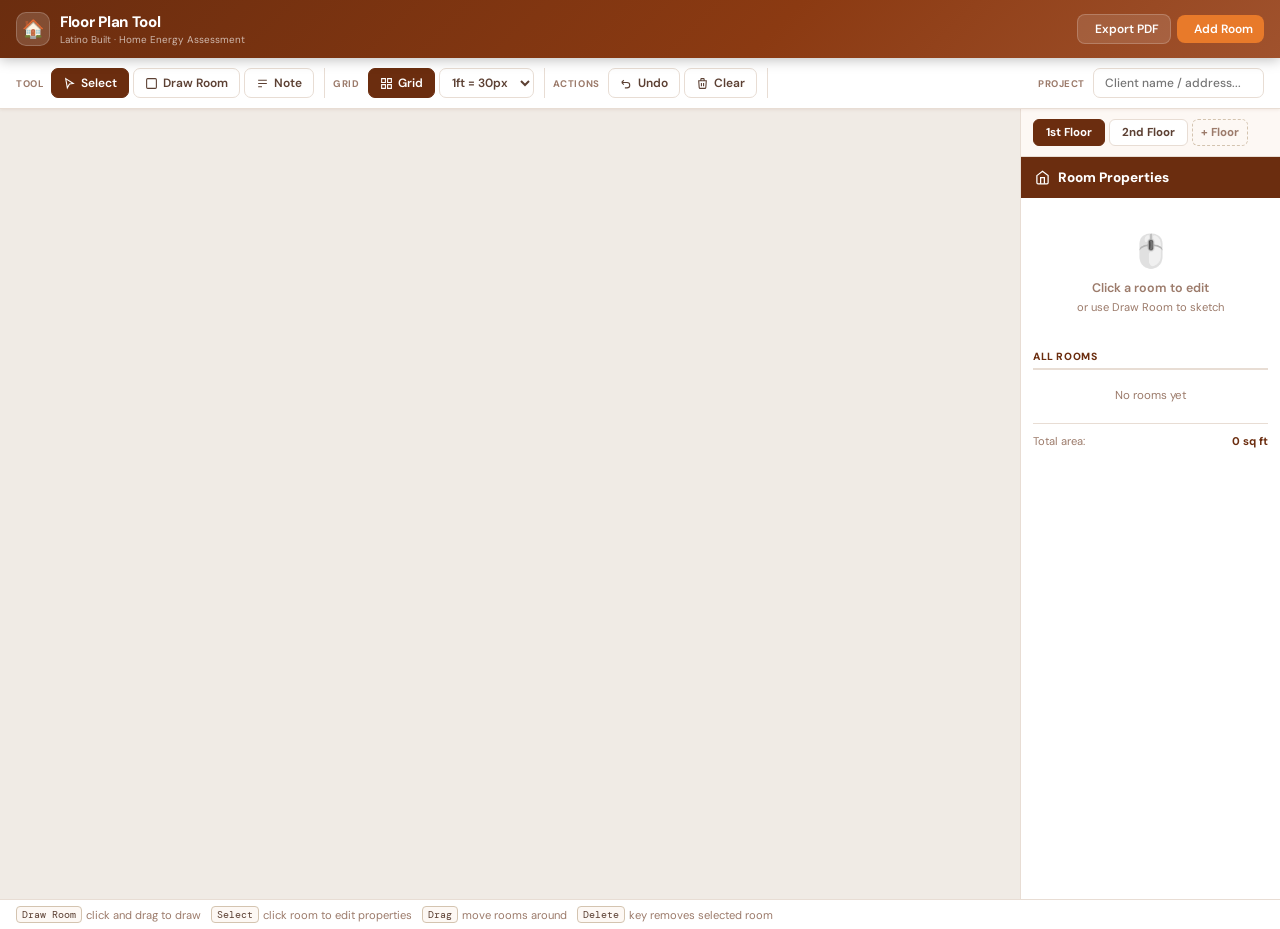
<file: Floor Plan Tool.html>
<!DOCTYPE html>
<html lang="en">
<head>
<meta charset="UTF-8">
<meta name="viewport" content="width=device-width, initial-scale=1.0, maximum-scale=1.0">
<title>Floor Plan Tool - Latino Built</title>
<link href="https://fonts.googleapis.com/css2?family=DM+Sans:wght@400;500;600;700;800&family=DM+Mono:wght@400;500&display=swap" rel="stylesheet">
<style>
:root{
  --brand:#6B2D0F;--brand-mid:#8B3A12;--brand-light:#A0522D;
  --accent:#E87A2A;--accent-light:#F59E0B;
  --bg:#F7F3EF;--surface:#FFF;--surface2:#FDF8F4;
  --border:#E8DDD4;--border-dark:#D4C4B0;
  --text:#1C1209;--text2:#5C4033;--text3:#9C7B6B;
  --green:#16A34A;--green-bg:#DCFCE7;--green-dark:#166534;
  --red:#DC2626;--red-bg:#FEE2E2;--red-dark:#991B1B;
  --yellow:#D97706;--yellow-bg:#FEF3C7;--yellow-dark:#92400E;
  --blue:#1D4ED8;--blue-bg:#DBEAFE;
  --gray:#6B7280;--gray-bg:#F3F4F6;
  --sh-sm:0 1px 3px rgba(107,45,15,.08);
  --sh:0 4px 12px rgba(107,45,15,.12);
  --sh-lg:0 12px 32px rgba(107,45,15,.18);
  --r:10px;--rl:14px;
}
*{box-sizing:border-box;margin:0;padding:0;-webkit-tap-highlight-color:transparent}
body{font-family:'DM Sans',sans-serif;background:var(--bg);color:var(--text);min-height:100vh;font-size:14px}

.topbar{background:linear-gradient(135deg,var(--brand) 0%,var(--brand-mid) 60%,var(--brand-light) 100%);
  color:#fff;padding:12px 16px;min-height:56px;display:flex;align-items:center;
  justify-content:space-between;box-shadow:0 2px 12px rgba(0,0,0,.25);position:sticky;top:0;z-index:50}
.topbar-brand{display:flex;align-items:center;gap:10px}
.topbar-icon{width:34px;height:34px;background:rgba(255,255,255,.15);border-radius:10px;
  display:flex;align-items:center;justify-content:center;border:1px solid rgba(255,255,255,.2);flex-shrink:0;font-size:18px}
.topbar-title{font-size:.95rem;font-weight:800;letter-spacing:-.02em}
.topbar-sub{font-size:.62rem;opacity:.65;margin-top:1px}
.topbar-actions{display:flex;gap:6px;align-items:center}

.btn{display:inline-flex;align-items:center;gap:6px;padding:8px 14px;border-radius:8px;
  border:none;cursor:pointer;font-size:.8rem;font-weight:600;transition:all .15s;font-family:inherit;white-space:nowrap}
.btn-primary{background:var(--accent);color:#fff}.btn-primary:hover{background:#d46b1a}
.btn-ghost{background:rgba(255,255,255,.12);color:#fff;border:1px solid rgba(255,255,255,.2)}.btn-ghost:hover{background:rgba(255,255,255,.22)}
.btn-outline{background:var(--surface);color:var(--brand);border:1.5px solid var(--border-dark)}.btn-outline:hover{background:var(--surface2)}
.btn-danger{background:var(--red);color:#fff}.btn-danger:hover{background:#b91c1c}
.btn-success{background:var(--green);color:#fff}.btn-success:hover{background:#15803d}
.btn-sm{padding:6px 11px;font-size:.75rem}
.btn-xs{padding:4px 9px;font-size:.69rem}
.btn-icon{width:34px;height:34px;padding:0;justify-content:center;border-radius:8px}

.toolbar{background:var(--surface);border-bottom:1.5px solid var(--border);padding:10px 16px;
  display:flex;align-items:center;gap:8px;flex-wrap:wrap;box-shadow:var(--sh-sm);position:sticky;top:56px;z-index:40}
.tool-group{display:flex;align-items:center;gap:4px;padding-right:10px;border-right:1.5px solid var(--border)}
.tool-group:last-child{border-right:none;padding-right:0}
.tool-group-label{font-size:.6rem;font-weight:700;text-transform:uppercase;letter-spacing:.06em;color:var(--text3);margin-right:4px}
.tool-btn{padding:6px 11px;border-radius:7px;border:1.5px solid var(--border);background:var(--surface);
  font-size:.75rem;font-weight:600;cursor:pointer;color:var(--text2);transition:all .15s;font-family:inherit;display:flex;align-items:center;gap:5px}
.tool-btn:hover{border-color:var(--accent);color:var(--brand);background:var(--surface2)}
.tool-btn.active{background:var(--brand);color:#fff;border-color:var(--brand)}
.tool-btn svg{width:13px;height:13px;flex-shrink:0}

.main-layout{display:flex;height:calc(100vh - 110px)}
.canvas-wrap{flex:1;position:relative;overflow:hidden;background:#F0EBE5;cursor:crosshair}
.canvas-wrap.mode-select{cursor:default}
.canvas-wrap.mode-text{cursor:text}
#canvas{position:absolute;top:0;left:0}

.side-panel{width:260px;background:var(--surface);border-left:1.5px solid var(--border);display:flex;flex-direction:column;overflow:hidden;flex-shrink:0}
.side-hdr{background:var(--brand);color:#fff;padding:12px 14px;font-weight:800;font-size:.85rem;display:flex;align-items:center;gap:8px;flex-shrink:0}
.side-hdr svg{width:15px;height:15px;flex-shrink:0}
.side-body{flex:1;overflow-y:auto;padding:12px}
.side-body::-webkit-scrollbar{width:4px}.side-body::-webkit-scrollbar-thumb{background:var(--border-dark);border-radius:99px}

.prop-section{margin-bottom:16px}
.prop-title{font-size:.65rem;font-weight:800;text-transform:uppercase;letter-spacing:.06em;color:var(--brand);margin-bottom:8px;padding-bottom:5px;border-bottom:2px solid var(--border)}
.prop-row{display:flex;flex-direction:column;gap:4px;margin-bottom:10px}
.prop-label{font-size:.68rem;font-weight:700;color:var(--text2);text-transform:uppercase;letter-spacing:.03em}
.prop-input{padding:8px 10px;border:1.5px solid var(--border);border-radius:7px;font-size:.83rem;outline:none;font-family:inherit;color:var(--text);background:var(--surface);width:100%;transition:border-color .15s}
.prop-input:focus{border-color:var(--accent);box-shadow:0 0 0 3px rgba(232,122,42,.12)}
.prop-input:disabled{background:var(--bg);color:var(--text3)}
.color-row{display:flex;gap:5px;flex-wrap:wrap}
.color-swatch{width:24px;height:24px;border-radius:5px;cursor:pointer;border:2px solid transparent;transition:all .15s;flex-shrink:0}
.color-swatch.active{border-color:var(--brand);transform:scale(1.15)}
.room-list{display:flex;flex-direction:column;gap:5px;max-height:220px;overflow-y:auto}
.room-item{padding:9px 11px;background:var(--surface2);border:1.5px solid var(--border);border-radius:8px;cursor:pointer;transition:all .15s;display:flex;align-items:center;gap:8px}
.room-item:hover{border-color:var(--accent);background:#FEF9F4}
.room-item.selected{border-color:var(--brand);background:#FEF3EF}
.room-color-dot{width:10px;height:10px;border-radius:3px;flex-shrink:0}
.room-info{flex:1;min-width:0}
.room-name{font-size:.78rem;font-weight:700;color:var(--text);overflow:hidden;text-overflow:ellipsis;white-space:nowrap}
.room-size{font-size:.65rem;color:var(--text3);margin-top:1px}
.room-del{width:20px;height:20px;border-radius:5px;border:none;background:transparent;cursor:pointer;color:var(--text3);font-size:.75rem;display:flex;align-items:center;justify-content:center;flex-shrink:0}
.room-del:hover{background:var(--red-bg);color:var(--red)}

.floor-tabs{display:flex;gap:4px;padding:10px 12px;background:var(--surface2);border-bottom:1.5px solid var(--border);flex-shrink:0}
.floor-tab{padding:5px 12px;border-radius:6px;border:1.5px solid var(--border);background:var(--surface);font-size:.72rem;font-weight:700;cursor:pointer;color:var(--text2);transition:all .15s;font-family:inherit}
.floor-tab:hover{border-color:var(--accent);color:var(--brand)}
.floor-tab.active{background:var(--brand);color:#fff;border-color:var(--brand)}
.floor-tab-add{padding:5px 8px;border-radius:6px;border:1.5px dashed var(--border-dark);background:transparent;font-size:.72rem;font-weight:700;cursor:pointer;color:var(--text3);transition:all .15s;font-family:inherit}
.floor-tab-add:hover{border-color:var(--accent);color:var(--accent)}

.overlay{position:fixed;inset:0;background:rgba(0,0,0,.5);z-index:9000;display:none;align-items:center;justify-content:center;backdrop-filter:blur(2px)}
.overlay.open{display:flex}
.modal{background:var(--surface);border-radius:var(--rl);padding:22px 20px;width:100%;max-width:400px;box-shadow:var(--sh-lg);animation:mIn .2s ease}
@keyframes mIn{from{opacity:0;transform:scale(.96)}to{opacity:1;transform:none}}
.modal-hdr{display:flex;align-items:center;justify-content:space-between;margin-bottom:16px;padding-bottom:10px;border-bottom:2px solid var(--border)}
.modal-title{font-size:1rem;font-weight:800;color:var(--brand)}
.modal-close{width:30px;height:30px;border-radius:7px;border:none;cursor:pointer;background:var(--surface2);color:var(--text2);font-size:1rem;display:flex;align-items:center;justify-content:center}
.modal-close:hover{background:var(--red-bg);color:var(--red)}
.fg{display:flex;flex-direction:column;gap:5px;margin-bottom:12px}
.fg2{display:grid;grid-template-columns:1fr 1fr;gap:10px;margin-bottom:12px}
.flabel{font-size:.7rem;font-weight:700;color:var(--text2);text-transform:uppercase;letter-spacing:.04em}
.finput{padding:10px 12px;border:1.5px solid var(--border);border-radius:8px;font-size:.88rem;outline:none;font-family:inherit;color:var(--text);background:var(--surface);width:100%;transition:border-color .15s}
.finput:focus{border-color:var(--accent);box-shadow:0 0 0 3px rgba(232,122,42,.12)}
.form-actions{display:flex;gap:8px;justify-content:flex-end;margin-top:16px;padding-top:12px;border-top:1.5px solid var(--border)}

.badge{display:inline-flex;align-items:center;padding:3px 8px;border-radius:99px;font-size:.65rem;font-weight:700;text-transform:uppercase;letter-spacing:.04em}
.badge-accent{background:var(--yellow-bg);color:var(--yellow-dark)}

.snap-indicator{position:absolute;background:var(--accent);border-radius:50%;width:8px;height:8px;pointer-events:none;display:none;transform:translate(-50%,-50%);z-index:10}
.dim-label{position:absolute;background:var(--brand);color:#fff;font-size:.6rem;font-weight:700;padding:2px 5px;border-radius:4px;pointer-events:none;white-space:nowrap;z-index:5}

.hint-bar{background:var(--surface);border-top:1.5px solid var(--border);padding:6px 16px;font-size:.7rem;color:var(--text3);display:flex;align-items:center;gap:10px;flex-wrap:wrap}
.hint-bar span{display:flex;align-items:center;gap:4px}
kbd{background:var(--surface2);border:1px solid var(--border-dark);border-radius:4px;padding:1px 5px;font-size:.65rem;font-family:'DM Mono',monospace;color:var(--text2)}

.toast{position:fixed;bottom:20px;left:50%;transform:translateX(-50%);background:var(--brand);color:#fff;padding:10px 18px;border-radius:99px;font-size:.8rem;font-weight:600;box-shadow:var(--sh-lg);z-index:9999;opacity:0;transition:opacity .3s;pointer-events:none}
.toast.show{opacity:1}

@media(max-width:640px){
  .side-panel{display:none}
  .main-layout{height:calc(100vh - 150px)}
  .toolbar{gap:5px;padding:8px 10px}
  .tool-group-label{display:none}
}
</style>
</head>
<body>

<div class="topbar">
  <div class="topbar-brand">
    <div class="topbar-icon">🏠</div>
    <div>
      <div class="topbar-title">Floor Plan Tool</div>
      <div class="topbar-sub">Latino Built · Home Energy Assessment</div>
    </div>
  </div>
  <div class="topbar-actions">
    <button class="btn btn-ghost btn-sm" onclick="exportPDF()">
      <svg viewBox="0 0 24 24" fill="none" stroke="currentColor" stroke-width="2"><path d="M12 10v6m0 0l-3-3m3 3l3-3M3 17V7a2 2 0 012-2h6l2 2h6a2 2 0 012 2v8a2 2 0 01-2 2H5a2 2 0 01-2-2z"/></svg>
      Export PDF
    </button>
    <button class="btn btn-primary btn-sm" onclick="openRoomModal()">
      <svg viewBox="0 0 24 24" fill="none" stroke="currentColor" stroke-width="2"><path d="M12 5v14M5 12h14"/></svg>
      Add Room
    </button>
  </div>
</div>

<div class="toolbar">
  <div class="tool-group">
    <span class="tool-group-label">Tool</span>
    <button class="tool-btn active" id="tool-select" onclick="setTool('select')">
      <svg viewBox="0 0 24 24" fill="none" stroke="currentColor" stroke-width="2"><path d="M5 3l14 9-7 1-4 7z"/></svg>
      Select
    </button>
    <button class="tool-btn" id="tool-draw" onclick="setTool('draw')">
      <svg viewBox="0 0 24 24" fill="none" stroke="currentColor" stroke-width="2"><rect x="3" y="3" width="18" height="18" rx="2"/></svg>
      Draw Room
    </button>
    <button class="tool-btn" id="tool-text" onclick="setTool('text')">
      <svg viewBox="0 0 24 24" fill="none" stroke="currentColor" stroke-width="2"><path d="M4 6h16M4 12h16M4 18h7"/></svg>
      Note
    </button>
  </div>
  <div class="tool-group">
    <span class="tool-group-label">Grid</span>
    <button class="tool-btn active" id="btn-grid" onclick="toggleGrid()">
      <svg viewBox="0 0 24 24" fill="none" stroke="currentColor" stroke-width="2"><path d="M3 3h7v7H3zM14 3h7v7h-7zM14 14h7v7h-7zM3 14h7v7H3z"/></svg>
      Grid
    </button>
    <select class="tool-btn" id="scale-sel" onchange="setScale(this.value)" style="padding:5px 8px">
      <option value="20">1ft = 20px</option>
      <option value="30" selected>1ft = 30px</option>
      <option value="40">1ft = 40px</option>
    </select>
  </div>
  <div class="tool-group">
    <span class="tool-group-label">Actions</span>
    <button class="tool-btn" onclick="undoLast()">
      <svg viewBox="0 0 24 24" fill="none" stroke="currentColor" stroke-width="2"><path d="M3 10h10a5 5 0 010 10H9M3 10l4-4M3 10l4 4"/></svg>
      Undo
    </button>
    <button class="tool-btn" onclick="clearAll()">
      <svg viewBox="0 0 24 24" fill="none" stroke="currentColor" stroke-width="2"><path d="M19 7l-.867 12.142A2 2 0 0116.138 21H7.862a2 2 0 01-1.995-1.858L5 7m5 4v6m4-6v6m1-10V4a1 1 0 00-1-1h-4a1 1 0 00-1 1v3M4 7h16"/></svg>
      Clear
    </button>
  </div>
  <div class="tool-group" style="margin-left:auto">
    <span class="tool-group-label">Project</span>
    <input id="proj-name" class="tool-btn" style="min-width:160px;cursor:text;font-weight:500" placeholder="Client name / address..." />
  </div>
</div>

<div class="main-layout">
  <div class="canvas-wrap mode-select" id="canvasWrap">
    <canvas id="canvas"></canvas>
    <div class="snap-indicator" id="snapDot"></div>
  </div>

  <div class="side-panel">
    <div class="floor-tabs" id="floorTabs">
      <button class="floor-tab active" data-floor="0" onclick="switchFloor(0)">1st Floor</button>
      <button class="floor-tab" data-floor="1" onclick="switchFloor(1)">2nd Floor</button>
      <button class="floor-tab-add" onclick="addFloor()">+ Floor</button>
    </div>

    <div class="side-hdr">
      <svg viewBox="0 0 24 24" fill="none" stroke="currentColor" stroke-width="2"><path d="M3 9l9-7 9 7v11a2 2 0 01-2 2H5a2 2 0 01-2-2z"/><path d="M9 22V12h6v10"/></svg>
      Room Properties
    </div>

    <div class="side-body">
      <div id="no-selection" style="text-align:center;padding:20px 10px;color:var(--text3)">
        <div style="font-size:2rem;margin-bottom:8px">🖱️</div>
        <div style="font-size:.78rem;font-weight:600">Click a room to edit</div>
        <div style="font-size:.7rem;margin-top:4px">or use Draw Room to sketch</div>
      </div>

      <div id="selection-panel" style="display:none">
        <div class="prop-section">
          <div class="prop-title">Room Info</div>
          <div class="prop-row">
            <div class="prop-label">Room Name</div>
            <input class="prop-input" id="prop-name" placeholder="e.g. Living Room" oninput="updateSelectedProp('name',this.value)"/>
          </div>
          <div style="display:grid;grid-template-columns:1fr 1fr;gap:8px">
            <div class="prop-row">
              <div class="prop-label">Width (ft)</div>
              <input class="prop-input" id="prop-w" type="number" min="1" oninput="updateSelectedDim('w',this.value)"/>
            </div>
            <div class="prop-row">
              <div class="prop-label">Length (ft)</div>
              <input class="prop-input" id="prop-h" type="number" min="1" oninput="updateSelectedDim('h',this.value)"/>
            </div>
          </div>
          <div class="prop-row" style="margin-top:4px">
            <div class="prop-label">Sq Ft</div>
            <input class="prop-input" id="prop-sqft" disabled style="font-weight:700;color:var(--brand)"/>
          </div>
        </div>

        <div class="prop-section">
          <div class="prop-title">Color</div>
          <div class="color-row" id="colorRow"></div>
        </div>

        <div class="prop-section">
          <div class="prop-title">Notes</div>
          <textarea class="prop-input" id="prop-notes" rows="4" placeholder="HVAC access, insulation type, ductwork, issues..." style="resize:vertical" oninput="updateSelectedProp('notes',this.value)"></textarea>
        </div>

        <div class="prop-section">
          <div class="prop-title">HVAC / Energy</div>
          <div class="prop-row">
            <div class="prop-label">System Type</div>
            <select class="prop-input" id="prop-hvac" onchange="updateSelectedProp('hvac',this.value)">
              <option value="">None / Unknown</option>
              <option value="Forced Air">Forced Air</option>
              <option value="Heat Pump">Heat Pump</option>
              <option value="Mini Split">Mini Split</option>
              <option value="Baseboard">Baseboard</option>
              <option value="Radiant">Radiant</option>
              <option value="None">No Heating</option>
            </select>
          </div>
          <div class="prop-row">
            <div class="prop-label">Insulation</div>
            <select class="prop-input" id="prop-insul" onchange="updateSelectedProp('insul',this.value)">
              <option value="">Unknown</option>
              <option value="None">None</option>
              <option value="R-11">R-11</option>
              <option value="R-19">R-19</option>
              <option value="R-30">R-30</option>
              <option value="R-38">R-38</option>
              <option value="Spray Foam">Spray Foam</option>
            </select>
          </div>
        </div>

        <button class="btn btn-danger btn-sm" onclick="deleteSelected()" style="width:100%;justify-content:center">
          <svg viewBox="0 0 24 24" fill="none" stroke="currentColor" stroke-width="2" style="width:13px;height:13px"><path d="M19 7l-.867 12.142A2 2 0 0116.138 21H7.862a2 2 0 01-1.995-1.858L5 7m5 4v6m4-6v6m1-10V4a1 1 0 00-1-1h-4a1 1 0 00-1 1v3M4 7h16"/></svg>
          Delete Room
        </button>
      </div>

      <div class="prop-section" style="margin-top:16px">
        <div class="prop-title">All Rooms</div>
        <div class="room-list" id="roomList"></div>
        <div id="no-rooms" style="font-size:.72rem;color:var(--text3);text-align:center;padding:10px">No rooms yet</div>
        <div style="margin-top:10px;padding-top:10px;border-top:1px solid var(--border)">
          <div style="font-size:.7rem;color:var(--text3);display:flex;justify-content:space-between">
            <span>Total area:</span>
            <span style="font-weight:700;color:var(--brand)" id="totalSqft">0 sq ft</span>
          </div>
        </div>
      </div>
    </div>
  </div>
</div>

<div class="hint-bar">
  <span><kbd>Draw Room</kbd> click and drag to draw</span>
  <span><kbd>Select</kbd> click room to edit properties</span>
  <span><kbd>Drag</kbd> move rooms around</span>
  <span><kbd>Delete</kbd> key removes selected room</span>
</div>

<div class="overlay" id="roomModal">
  <div class="modal">
    <div class="modal-hdr">
      <div class="modal-title">Add New Room</div>
      <button class="modal-close" onclick="closeRoomModal()">&#x2715;</button>
    </div>
    <div class="fg">
      <label class="flabel">Room Name</label>
      <input class="finput" id="m-name" placeholder="e.g. Master Bedroom, Kitchen, Crawlspace..." />
    </div>
    <div class="fg2">
      <div class="fg" style="margin:0">
        <label class="flabel">Width (ft)</label>
        <input class="finput" id="m-w" type="number" value="12" min="1"/>
      </div>
      <div class="fg" style="margin:0">
        <label class="flabel">Length (ft)</label>
        <input class="finput" id="m-h" type="number" value="10" min="1"/>
      </div>
    </div>
    <div class="fg">
      <label class="flabel">Room Type</label>
      <select class="finput" id="m-type">
        <option value="living">Living / Common Area</option>
        <option value="bedroom">Bedroom</option>
        <option value="kitchen">Kitchen</option>
        <option value="bathroom">Bathroom</option>
        <option value="garage">Garage</option>
        <option value="crawl">Crawlspace / Basement</option>
        <option value="attic">Attic</option>
        <option value="other">Other</option>
      </select>
    </div>
    <div class="form-actions">
      <button class="btn btn-outline btn-sm" onclick="closeRoomModal()">Cancel</button>
      <button class="btn btn-primary btn-sm" onclick="addRoomFromModal()">Add Room</button>
    </div>
  </div>
</div>

<div class="toast" id="toast"></div>

<script>
const COLORS = {
  living:'#FEF3C7', bedroom:'#DBEAFE', kitchen:'#DCFCE7',
  bathroom:'#F3E8FF', garage:'#F3F4F6', crawl:'#E5E7EB',
  attic:'#FEE2E2', other:'#FDF8F4'
};
const STROKES = {
  living:'#D97706', bedroom:'#1D4ED8', kitchen:'#16A34A',
  bathroom:'#7C3AED', garage:'#6B7280', crawl:'#4B5563',
  attic:'#DC2626', other:'#9C7B6B'
};
const TYPE_COLORS = ['#FEF3C7','#DBEAFE','#DCFCE7','#F3E8FF','#FEE2E2','#F3F4F6','#FDF8F4','#E5E7EB'];
const TYPE_STROKES = ['#D97706','#1D4ED8','#16A34A','#7C3AED','#DC2626','#6B7280','#9C7B6B','#4B5563'];

let state = {
  floors: [{rooms:[], notes:[]}],
  currentFloor: 0,
  tool: 'select',
  selected: null,
  scale: 30,
  showGrid: true,
  history: [],
  drawing: false,
  drawStart: null,
  drawRect: null,
  dragging: false,
  dragOffset: null,
  pan: {x:40, y:40},
  panning: false,
  panStart: null
};

const canvas = document.getElementById('canvas');
const ctx = canvas.getContext('2d');
const wrap = document.getElementById('canvasWrap');

function resize(){
  canvas.width = wrap.clientWidth;
  canvas.height = wrap.clientHeight;
  render();
}

window.addEventListener('resize', resize);
resize();

function get rooms(){ return state.floors[state.currentFloor].rooms; }
function getRooms(){ return state.floors[state.currentFloor].rooms; }

function setTool(t){
  state.tool = t;
  state.selected = null;
  document.querySelectorAll('.tool-btn[id^=tool-]').forEach(b=>b.classList.remove('active'));
  document.getElementById('tool-'+t).classList.add('active');
  wrap.className = 'canvas-wrap mode-'+t;
  updateSidePanel();
  render();
}

function setScale(v){ state.scale = parseInt(v); render(); }

function toggleGrid(){
  state.showGrid = !state.showGrid;
  document.getElementById('btn-grid').classList.toggle('active', state.showGrid);
  render();
}

function switchFloor(i){
  state.currentFloor = i;
  state.selected = null;
  document.querySelectorAll('.floor-tab').forEach((b,idx)=>b.classList.toggle('active', idx===i));
  updateSidePanel();
  updateRoomList();
  render();
}

function addFloor(){
  state.floors.push({rooms:[], notes:[]});
  const tabs = document.getElementById('floorTabs');
  const addBtn = tabs.querySelector('.floor-tab-add');
  const n = state.floors.length;
  const btn = document.createElement('button');
  btn.className = 'floor-tab';
  btn.dataset.floor = n-1;
  btn.textContent = n+'th Floor';
  btn.onclick = ()=>switchFloor(n-1);
  tabs.insertBefore(btn, addBtn);
  switchFloor(n-1);
}

function render(){
  const w = canvas.width, h = canvas.height;
  ctx.clearRect(0,0,w,h);
  ctx.fillStyle = '#F0EBE5';
  ctx.fillRect(0,0,w,h);

  if(state.showGrid){
    const gs = state.scale;
    ctx.strokeStyle = 'rgba(107,45,15,0.08)';
    ctx.lineWidth = 0.5;
    for(let x = (state.pan.x % gs); x < w; x+=gs){ ctx.beginPath(); ctx.moveTo(x,0); ctx.lineTo(x,h); ctx.stroke(); }
    for(let y = (state.pan.y % gs); y < h; y+=gs){ ctx.beginPath(); ctx.moveTo(0,y); ctx.lineTo(w,y); ctx.stroke(); }
    ctx.strokeStyle = 'rgba(107,45,15,0.15)';
    ctx.lineWidth = 1;
    const big = gs*5;
    for(let x = (state.pan.x % big); x < w; x+=big){ ctx.beginPath(); ctx.moveTo(x,0); ctx.lineTo(x,h); ctx.stroke(); }
    for(let y = (state.pan.y % big); y < h; y+=big){ ctx.beginPath(); ctx.moveTo(0,y); ctx.lineTo(w,y); ctx.stroke(); }
  }

  getRooms().forEach((room,i)=>{
    const rx = room.x + state.pan.x;
    const ry = room.y + state.pan.y;
    const rw = room.w, rh = room.h;
    const sel = state.selected === i;

    ctx.save();
    if(sel){ ctx.shadowColor = 'rgba(232,122,42,0.4)'; ctx.shadowBlur = 12; }
    ctx.fillStyle = room.fill || '#FEF3C7';
    ctx.strokeStyle = sel ? '#E87A2A' : (room.stroke || '#D97706');
    ctx.lineWidth = sel ? 2.5 : 1.5;
    roundRect(ctx, rx, ry, rw, rh, 6);
    ctx.fill();
    ctx.stroke();
    ctx.restore();

    if(sel){
      ctx.fillStyle = '#E87A2A';
      [[rx,ry],[rx+rw,ry],[rx,ry+rh],[rx+rw,ry+rh]].forEach(([hx,hy])=>{
        ctx.beginPath(); ctx.arc(hx,hy,5,0,Math.PI*2); ctx.fill();
      });
    }

    const wft = Math.round(room.w/state.scale);
    const hft = Math.round(room.h/state.scale);
    const sqft = wft * hft;

    ctx.fillStyle = '#1C1209';
    ctx.font = `700 ${Math.max(10, Math.min(14, rw/8))}px DM Sans, sans-serif`;
    ctx.textAlign = 'center';
    ctx.textBaseline = 'middle';
    const label = room.name || 'Room';
    if(rw > 40 && rh > 30){
      ctx.fillText(label, rx+rw/2, ry+rh/2 - 8);
      ctx.font = `500 ${Math.max(9, Math.min(11, rw/10))}px DM Sans, sans-serif`;
      ctx.fillStyle = '#5C4033';
      ctx.fillText(`${wft}x${hft}ft (${sqft} sqft)`, rx+rw/2, ry+rh/2 + 8);
    }

    ctx.strokeStyle = room.stroke || '#D97706';
    ctx.lineWidth = 1;
    ctx.font = '500 9px DM Mono, monospace';
    ctx.fillStyle = '#5C4033';
    if(rw > 50){ ctx.fillText(`${wft}ft`, rx+rw/2, ry-6); }
    if(rh > 50){
      ctx.save(); ctx.translate(rx-8, ry+rh/2); ctx.rotate(-Math.PI/2);
      ctx.fillText(`${hft}ft`, 0, 0); ctx.restore();
    }
  });

  if(state.drawing && state.drawRect){
    const {x,y,w:dw,h:dh} = state.drawRect;
    ctx.fillStyle = 'rgba(232,122,42,0.15)';
    ctx.strokeStyle = '#E87A2A';
    ctx.lineWidth = 2;
    ctx.setLineDash([6,3]);
    roundRect(ctx, x+state.pan.x, y+state.pan.y, dw, dh, 6);
    ctx.fill(); ctx.stroke();
    ctx.setLineDash([]);
    const wft = Math.round(Math.abs(dw)/state.scale);
    const hft = Math.round(Math.abs(dh)/state.scale);
    ctx.fillStyle = '#6B2D0F';
    ctx.font = '700 11px DM Sans, sans-serif';
    ctx.textAlign = 'center';
    ctx.fillText(`${wft} x ${hft} ft`, x+state.pan.x+dw/2, y+state.pan.y+dh/2);
  }
}

function roundRect(c, x, y, w, h, r){
  c.beginPath();
  c.moveTo(x+r, y);
  c.lineTo(x+w-r, y); c.arcTo(x+w, y, x+w, y+r, r);
  c.lineTo(x+w, y+h-r); c.arcTo(x+w, y+h, x+w-r, y+h, r);
  c.lineTo(x+r, y+h); c.arcTo(x, y+h, x, y+h-r, r);
  c.lineTo(x, y+r); c.arcTo(x, y, x+r, y, r);
  c.closePath();
}

function snap(v){ return Math.round(v/state.scale)*state.scale; }

function getCanvasPos(e){
  const rect = canvas.getBoundingClientRect();
  const cx = (e.touches ? e.touches[0].clientX : e.clientX) - rect.left;
  const cy = (e.touches ? e.touches[0].clientY : e.clientY) - rect.top;
  return { x: cx - state.pan.x, y: cy - state.pan.y, rawX: cx, rawY: cy };
}

function hitTest(x, y){
  const rooms = getRooms();
  for(let i=rooms.length-1; i>=0; i--){
    const r = rooms[i];
    if(x>=r.x && x<=r.x+r.w && y>=r.y && y<=r.y+r.h) return i;
  }
  return -1;
}

canvas.addEventListener('mousedown', onDown);
canvas.addEventListener('mousemove', onMove);
canvas.addEventListener('mouseup', onUp);
canvas.addEventListener('touchstart', e=>{e.preventDefault();onDown(e)},{passive:false});
canvas.addEventListener('touchmove', e=>{e.preventDefault();onMove(e)},{passive:false});
canvas.addEventListener('touchend', e=>{e.preventDefault();onUp(e)},{passive:false});

function onDown(e){
  const pos = getCanvasPos(e);
  if(state.tool === 'draw'){
    state.drawing = true;
    state.drawStart = {x:snap(pos.x), y:snap(pos.y)};
    state.drawRect = {x:state.drawStart.x, y:state.drawStart.y, w:0, h:0};
  } else if(state.tool === 'select'){
    const hit = hitTest(pos.x, pos.y);
    if(hit >= 0){
      state.selected = hit;
      state.dragging = true;
      const r = getRooms()[hit];
      state.dragOffset = {x: pos.x - r.x, y: pos.y - r.y};
    } else {
      state.selected = null;
      state.panning = true;
      state.panStart = {x: pos.rawX - state.pan.x, y: pos.rawY - state.pan.y};
    }
    updateSidePanel();
    render();
  } else if(state.tool === 'text'){
    const label = prompt('Enter note:');
    if(label){
      getRooms().push({x:snap(pos.x), y:snap(pos.y), w:snap(label.length*8)+40, h:40, name:label, fill:'#FFFBEB', stroke:'#D97706', isNote:true});
      updateRoomList(); render();
    }
  }
}

function onMove(e){
  const pos = getCanvasPos(e);
  if(state.drawing && state.drawStart){
    const sx = state.drawStart.x, sy = state.drawStart.y;
    const ex = snap(pos.x), ey = snap(pos.y);
    state.drawRect = {
      x: Math.min(sx,ex), y: Math.min(sy,ey),
      w: Math.abs(ex-sx), h: Math.abs(ey-sy)
    };
    render();
  } else if(state.dragging && state.selected !== null){
    const r = getRooms()[state.selected];
    r.x = snap(pos.x - state.dragOffset.x);
    r.y = snap(pos.y - state.dragOffset.y);
    render();
  } else if(state.panning && state.panStart){
    state.pan.x = pos.rawX - state.panStart.x + state.pan.x - (pos.rawX - state.panStart.x - (pos.rawX - state.panStart.x));
    state.pan.x = pos.rawX - state.panStart.x;
    state.pan.y = pos.rawY - state.panStart.y;
    render();
  }
}

function onUp(e){
  if(state.drawing && state.drawRect && state.drawRect.w > 10 && state.drawRect.h > 10){
    const type = 'living';
    const idx = getRooms().length % TYPE_COLORS.length;
    pushHistory();
    getRooms().push({
      x: state.drawRect.x, y: state.drawRect.y,
      w: state.drawRect.w, h: state.drawRect.h,
      name: 'Room '+(getRooms().length+1),
      fill: TYPE_COLORS[idx], stroke: TYPE_STROKES[idx],
      notes:'', hvac:'', insul:'', type:'other'
    });
    state.selected = getRooms().length-1;
    updateSidePanel(); updateRoomList();
  }
  state.drawing = false; state.drawRect = null; state.drawStart = null;
  state.dragging = false; state.dragOffset = null;
  state.panning = false; state.panStart = null;
  render();
}

document.addEventListener('keydown', e=>{
  if(e.key==='Delete'||e.key==='Backspace'){
    if(state.selected!==null && document.activeElement===document.body){ deleteSelected(); }
  }
  if(e.key==='Escape'){ state.selected=null; updateSidePanel(); render(); }
});

function deleteSelected(){
  if(state.selected===null) return;
  pushHistory();
  getRooms().splice(state.selected,1);
  state.selected=null;
  updateSidePanel(); updateRoomList(); render();
}

function pushHistory(){
  state.history.push(JSON.stringify(state.floors));
  if(state.history.length>20) state.history.shift();
}

function undoLast(){
  if(!state.history.length){ showToast('Nothing to undo'); return; }
  state.floors = JSON.parse(state.history.pop());
  state.selected=null;
  updateSidePanel(); updateRoomList(); render();
  showToast('Undone');
}

function clearAll(){
  if(!confirm('Clear all rooms on this floor?')) return;
  pushHistory();
  state.floors[state.currentFloor].rooms = [];
  state.selected=null;
  updateSidePanel(); updateRoomList(); render();
}

function updateSidePanel(){
  const noSel = document.getElementById('no-selection');
  const selPanel = document.getElementById('selection-panel');
  if(state.selected===null || !getRooms()[state.selected]){
    noSel.style.display='';
    selPanel.style.display='none';
    return;
  }
  noSel.style.display='none';
  selPanel.style.display='';
  const r = getRooms()[state.selected];
  document.getElementById('prop-name').value = r.name||'';
  document.getElementById('prop-w').value = Math.round(r.w/state.scale)||'';
  document.getElementById('prop-h').value = Math.round(r.h/state.scale)||'';
  document.getElementById('prop-sqft').value = (Math.round(r.w/state.scale)*Math.round(r.h/state.scale))+' sq ft';
  document.getElementById('prop-notes').value = r.notes||'';
  document.getElementById('prop-hvac').value = r.hvac||'';
  document.getElementById('prop-insul').value = r.insul||'';
  buildColorRow(r.fill);
}

function buildColorRow(current){
  const row = document.getElementById('colorRow');
  row.innerHTML='';
  TYPE_COLORS.forEach((c,i)=>{
    const s = document.createElement('div');
    s.className='color-swatch'+(c===current?' active':'');
    s.style.background=c;
    s.style.border='2px solid '+TYPE_STROKES[i];
    s.onclick=()=>{
      if(state.selected===null) return;
      getRooms()[state.selected].fill=c;
      getRooms()[state.selected].stroke=TYPE_STROKES[i];
      buildColorRow(c); render(); updateRoomList();
    };
    row.appendChild(s);
  });
}

function updateSelectedProp(key, val){
  if(state.selected===null) return;
  getRooms()[state.selected][key]=val;
  updateRoomList(); render();
}

function updateSelectedDim(dim, val){
  if(state.selected===null) return;
  const px = parseInt(val)*state.scale;
  if(!px||px<state.scale) return;
  if(dim==='w') getRooms()[state.selected].w=px;
  if(dim==='h') getRooms()[state.selected].h=px;
  const r=getRooms()[state.selected];
  document.getElementById('prop-sqft').value=(Math.round(r.w/state.scale)*Math.round(r.h/state.scale))+' sq ft';
  updateRoomList(); render();
}

function updateRoomList(){
  const list = document.getElementById('roomList');
  const noRooms = document.getElementById('no-rooms');
  const rooms = getRooms();
  list.innerHTML='';
  noRooms.style.display = rooms.length?'none':'';
  let total=0;
  rooms.forEach((r,i)=>{
    const wft=Math.round(r.w/state.scale), hft=Math.round(r.h/state.scale);
    const sq=wft*hft; total+=sq;
    const el=document.createElement('div');
    el.className='room-item'+(state.selected===i?' selected':'');
    el.innerHTML=`<div class="room-color-dot" style="background:${r.fill};border:1.5px solid ${r.stroke}"></div>
      <div class="room-info"><div class="room-name">${r.name||'Room '+(i+1)}</div><div class="room-size">${wft}x${hft}ft &middot; ${sq} sq ft</div></div>
      <button class="room-del" onclick="event.stopPropagation();state.selected=${i};deleteSelected()">&#x2715;</button>`;
    el.onclick=()=>{ state.selected=i; updateSidePanel(); updateRoomList(); render(); };
    list.appendChild(el);
  });
  document.getElementById('totalSqft').textContent=total+' sq ft';
}

function openRoomModal(){ document.getElementById('roomModal').classList.add('open'); document.getElementById('m-name').focus(); }
function closeRoomModal(){ document.getElementById('roomModal').classList.remove('open'); }

function addRoomFromModal(){
  const name=document.getElementById('m-name').value||'New Room';
  const w=parseInt(document.getElementById('m-w').value)||12;
  const h=parseInt(document.getElementById('m-h').value)||10;
  const type=document.getElementById('m-type').value;
  const fill=COLORS[type]||TYPE_COLORS[0];
  const stroke=STROKES[type]||TYPE_STROKES[0];
  pushHistory();
  const rooms=getRooms();
  const px=40+rooms.length*20, py=40+rooms.length*20;
  rooms.push({x:px, y:py, w:w*state.scale, h:h*state.scale, name, fill, stroke, type, notes:'', hvac:'', insul:''});
  state.selected=rooms.length-1;
  closeRoomModal(); updateSidePanel(); updateRoomList(); render();
  showToast(name+' added');
}

function exportPDF(){
  const proj = document.getElementById('proj-name').value || 'Floor Plan';
  showToast('Preparing export...');
  const tempCanvas = document.createElement('canvas');
  const rooms = getRooms();
  if(!rooms.length){ showToast('No rooms to export'); return; }
  const margin=60;
  const minX=Math.min(...rooms.map(r=>r.x))-margin;
  const minY=Math.min(...rooms.map(r=>r.y))-margin;
  const maxX=Math.max(...rooms.map(r=>r.x+r.w))+margin;
  const maxY=Math.max(...rooms.map(r=>r.y+r.h))+margin;
  tempCanvas.width=Math.max(800,maxX-minX);
  tempCanvas.height=Math.max(600,maxY-minY)+100;
  const tc=tempCanvas.getContext('2d');
  tc.fillStyle='#FFF'; tc.fillRect(0,0,tempCanvas.width,tempCanvas.height);
  tc.fillStyle='#6B2D0F'; tc.font='700 18px DM Sans, sans-serif'; tc.textAlign='left';
  tc.fillText(proj+' - Floor Plan', 20, 30);
  tc.fillStyle='#9C7B6B'; tc.font='500 12px DM Sans, sans-serif';
  tc.fillText('Generated by Latino Built Floor Plan Tool - '+new Date().toLocaleDateString(), 20, 50);
  tc.fillStyle='#E8DDD4'; tc.fillRect(0,60,tempCanvas.width,1);
  const offX=-minX, offY=-minY+70;
  rooms.forEach(r=>{
    tc.fillStyle=r.fill; tc.strokeStyle=r.stroke; tc.lineWidth=2;
    tc.beginPath(); tc.roundRect(r.x+offX,r.y+offY,r.w,r.h,6); tc.fill(); tc.stroke();
    const wft=Math.round(r.w/state.scale), hft=Math.round(r.h/state.scale);
    tc.fillStyle='#1C1209'; tc.font='700 12px DM Sans, sans-serif'; tc.textAlign='center';
    tc.fillText(r.name||'Room', r.x+offX+r.w/2, r.y+offY+r.h/2-6);
    tc.font='500 10px DM Sans, sans-serif'; tc.fillStyle='#5C4033';
    tc.fillText(`${wft}x${hft}ft (${wft*hft} sqft)`, r.x+offX+r.w/2, r.y+offY+r.h/2+10);
    if(r.hvac){ tc.font='500 9px DM Sans, sans-serif'; tc.fillStyle='#9C7B6B'; tc.fillText('HVAC: '+r.hvac, r.x+offX+r.w/2, r.y+offY+r.h/2+22); }
  });
  const link=document.createElement('a');
  link.download=proj.replace(/\s+/g,'_')+'_floor_plan.png';
  link.href=tempCanvas.toDataURL('image/png');
  link.click();
  showToast('Floor plan downloaded!');
}

function showToast(msg){
  const t=document.getElementById('toast');
  t.textContent=msg; t.classList.add('show');
  setTimeout(()=>t.classList.remove('show'),2500);
}

document.getElementById('roomModal').addEventListener('click',e=>{
  if(e.target===document.getElementById('roomModal')) closeRoomModal();
});

render();
</script>
</body>
</html>
</file>
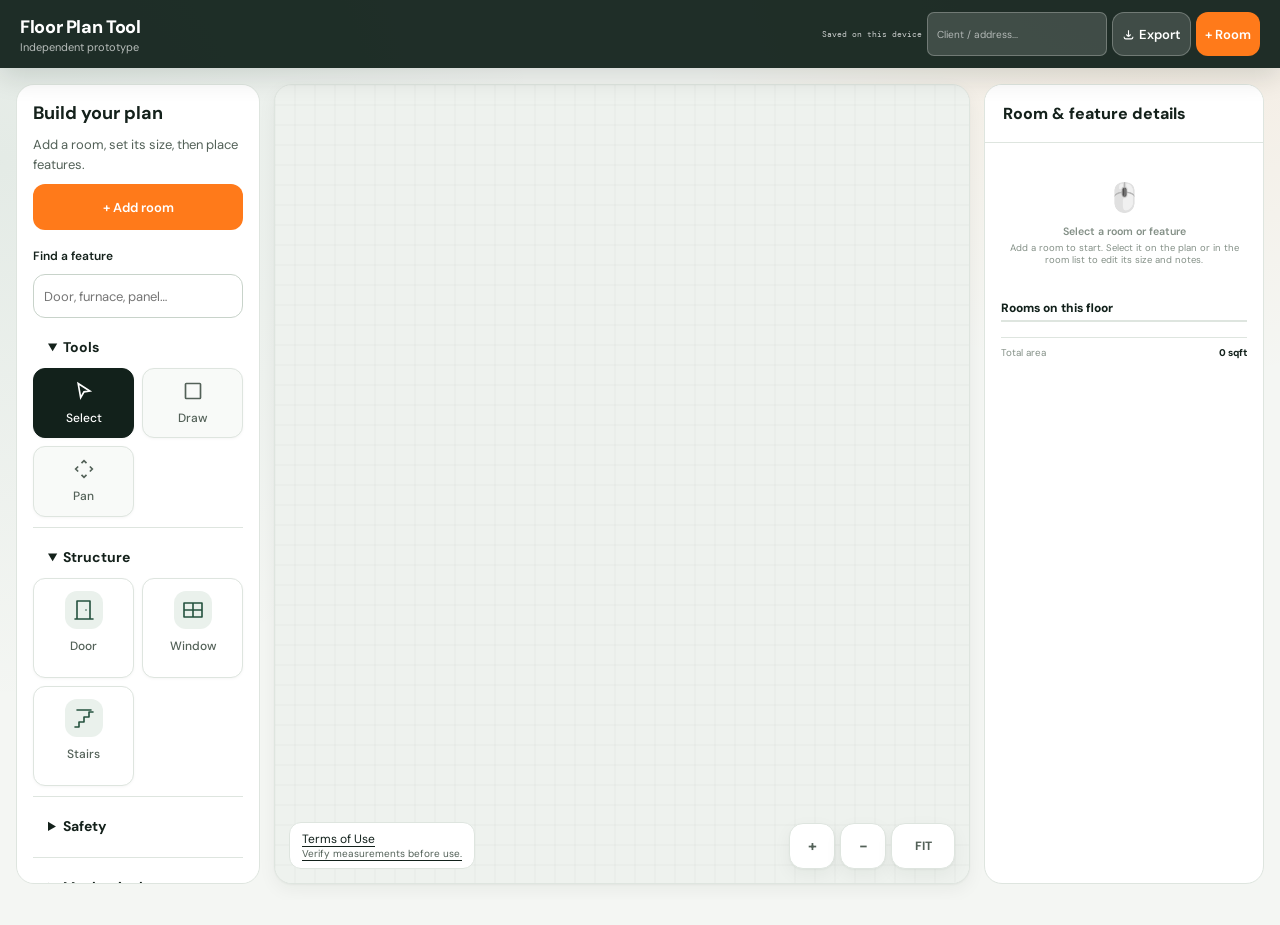
<file: pro-source.html>
<!doctype html><html lang="en"><head><meta charset="utf-8"><meta name="viewport" content="width=device-width,initial-scale=1"><title>Tool preview</title><meta http-equiv="refresh" content="0;url=./index.html"></head><body><p><a href="./index.html">Open independent tool preview</a></p></body></html>
</file>
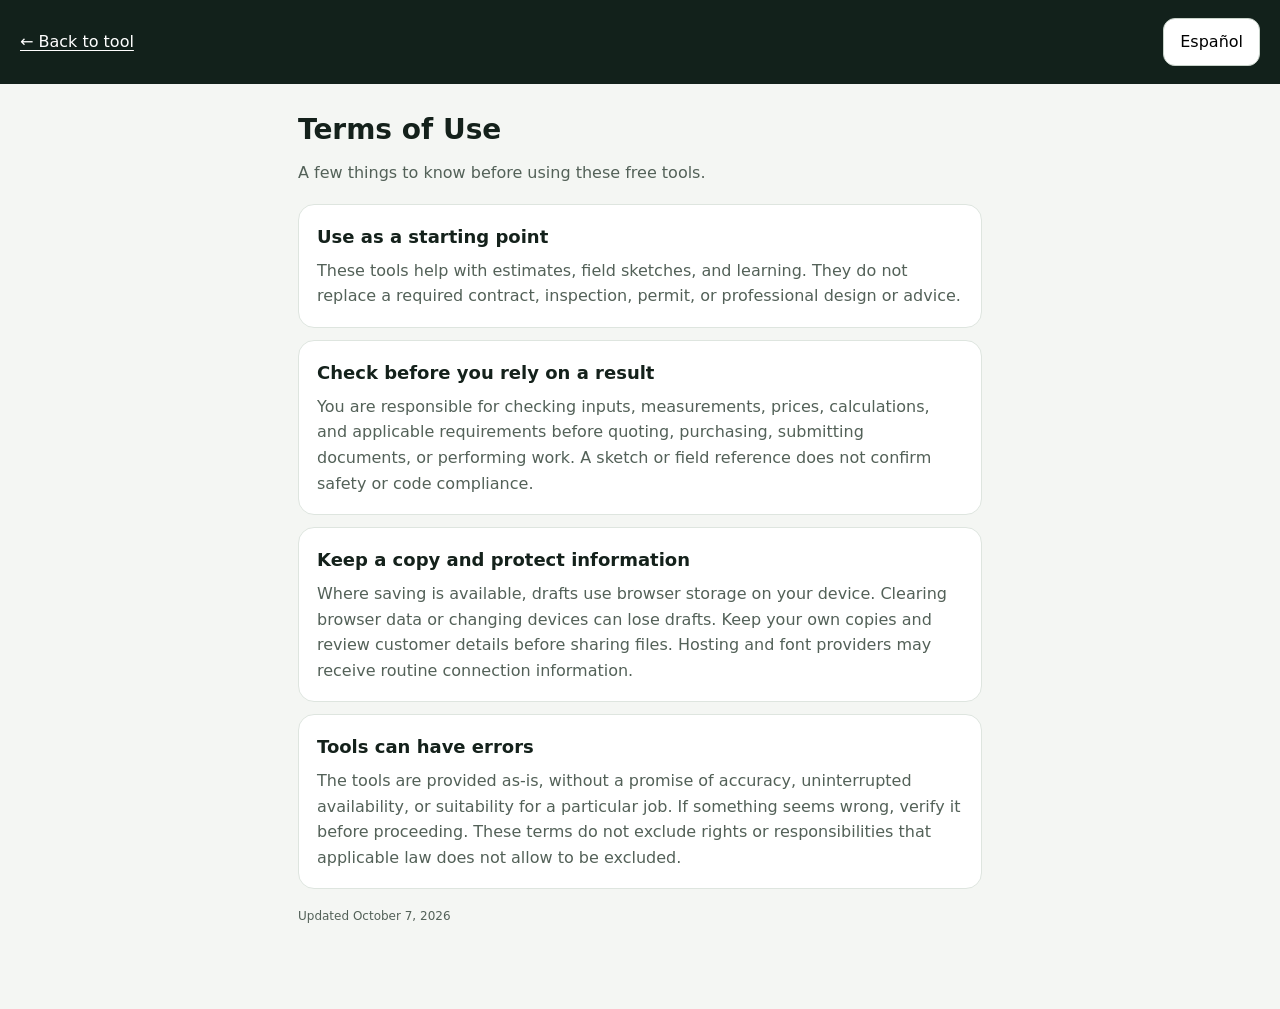
<file: terms.html>
<!doctype html>
<html lang="en"><head><meta charset="utf-8"><meta name="viewport" content="width=device-width,initial-scale=1"><title>Terms of Use</title>
<style>*{box-sizing:border-box}body{margin:0;background:#F4F6F3;color:#14211B;font:16px system-ui,sans-serif;line-height:1.6}header{background:#12211B;color:white;padding:18px 20px;display:flex;align-items:center;justify-content:space-between;gap:16px}header a{color:white}button{font:inherit;background:white;border:1px solid #C8D3CA;border-radius:12px;padding:10px 16px;min-height:44px;cursor:pointer}main{max-width:720px;margin:24px auto;padding:0 18px 40px}h1{font-size:28px;margin:0 0 8px}h2{font-size:18px;margin:0 0 6px}section{background:white;border:1px solid #DEE5DF;border-radius:16px;padding:18px;margin:12px 0}p{margin:0;color:#536158}.intro{margin-bottom:18px}.date{font-size:12px;margin:18px 0}a{color:#193B2D;text-underline-offset:3px}a:focus-visible,button:focus-visible{outline:3px solid #FFB36B;outline-offset:4px}@media print{header button{display:none}body{background:white}section{break-inside:avoid}}</style></head>
<body><header><a href="./index.html" data-en="← Back to tool" data-es="← Volver a la herramienta">← Back to tool</a><button id="language" onclick="toggleLanguage()">Español</button></header><main>
<h1 data-en="Terms of Use" data-es="Condiciones de uso">Terms of Use</h1>
<p class="intro" data-en="A few things to know before using these free tools." data-es="Algunas cosas que debe saber antes de usar estas herramientas gratuitas.">A few things to know before using these free tools.</p>
<section><h2 data-en="Use as a starting point" data-es="Úselas como punto de partida">Use as a starting point</h2><p data-en="These tools help with estimates, field sketches, and learning. They do not replace a required contract, inspection, permit, or professional design or advice." data-es="Estas herramientas ayudan con presupuestos, croquis de campo y aprendizaje. No sustituyen un contrato, inspección, permiso, diseño o asesoramiento profesional requerido.">These tools help with estimates, field sketches, and learning. They do not replace a required contract, inspection, permit, or professional design or advice.</p></section>
<section><h2 data-en="Check before you rely on a result" data-es="Verifique antes de usar un resultado">Check before you rely on a result</h2><p data-en="You are responsible for checking inputs, measurements, prices, calculations, and applicable requirements before quoting, purchasing, submitting documents, or performing work. A sketch or field reference does not confirm safety or code compliance." data-es="Usted es responsable de verificar datos, medidas, precios, cálculos y requisitos aplicables antes de cotizar, comprar, presentar documentos o realizar trabajos. Un croquis o una referencia de campo no confirma seguridad ni cumplimiento de normas.">You are responsible for checking inputs, measurements, prices, calculations, and applicable requirements before quoting, purchasing, submitting documents, or performing work. A sketch or field reference does not confirm safety or code compliance.</p></section>
<section><h2 data-en="Keep a copy and protect information" data-es="Guarde una copia y proteja la información">Keep a copy and protect information</h2><p data-en="Where saving is available, drafts use browser storage on your device. Clearing browser data or changing devices can lose drafts. Keep your own copies and review customer details before sharing files. Hosting and font providers may receive routine connection information." data-es="Cuando se permite guardar, los borradores usan el almacenamiento del navegador en su dispositivo. Borrar datos del navegador o cambiar de dispositivo puede eliminar borradores. Guarde sus propias copias y revise los datos del cliente antes de compartir archivos. Los proveedores de alojamiento y fuentes pueden recibir información rutinaria de conexión.">Where saving is available, drafts use browser storage on your device. Clearing browser data or changing devices can lose drafts. Keep your own copies and review customer details before sharing files. Hosting and font providers may receive routine connection information.</p></section>
<section><h2 data-en="Tools can have errors" data-es="Las herramientas pueden tener errores">Tools can have errors</h2><p data-en="The tools are provided as-is, without a promise of accuracy, uninterrupted availability, or suitability for a particular job. If something seems wrong, verify it before proceeding. These terms do not exclude rights or responsibilities that applicable law does not allow to be excluded." data-es="Las herramientas se proporcionan tal como están, sin promesa de exactitud, disponibilidad continua ni idoneidad para un trabajo específico. Si algo parece incorrecto, verifíquelo antes de continuar. Estas condiciones no excluyen derechos ni responsabilidades que la ley aplicable no permite excluir.">The tools are provided as-is, without a promise of accuracy, uninterrupted availability, or suitability for a particular job. If something seems wrong, verify it before proceeding. These terms do not exclude rights or responsibilities that applicable law does not allow to be excluded.</p></section>
<p class="date" data-en="Updated October 7, 2026" data-es="Actualizado el 7 de octubre de 2026">Updated October 7, 2026</p>
</main><script>let lang='en';function toggleLanguage(){lang=lang==='en'?'es':'en';document.documentElement.lang=lang;document.title=lang==='es'?'Condiciones de uso':'Terms of Use';document.querySelectorAll('[data-en]').forEach(el=>el.textContent=el.getAttribute('data-'+lang));document.getElementById('language').textContent=lang==='es'?'English':'Español'}</script></body></html>
</file>
<file: enhance.css>
:root{--brand:#12211B;--brand-mid:#193B2D;--brand-light:#24513E;--accent:#FF7A1A;--bg:#F4F6F3;--surface:#FFF;--surface2:#F8FAF8;--border:#DEE5DF;--border-dark:#C8D3CA;--text:#14211B;--text2:#536158;--text3:#849087}
.topbar{height:56px;padding:0 14px;box-shadow:0 2px 12px rgba(0,0,0,.25)}
.topbar-icon{display:flex;align-items:center;justify-content:center;color:#fff;font-family:'DM Mono',monospace;font-size:.72rem;font-weight:700;border:1px solid rgba(255,255,255,.2)}
.topbar-title{font-size:.95rem;font-weight:800}.topbar-sub{font-size:.62rem;opacity:.68}
.app-body{height:calc(100vh - 56px);height:calc(100dvh - 56px)}
.left-bar{width:82px;padding:8px 6px;gap:4px}.lb-btn{width:68px;padding:7px 4px;font-size:.62rem}.lb-icon{font-size:17px}
.right-panel{width:236px}.rp-body{padding:12px}.rp-input{min-height:40px;background:#fff}
.lb-start-tip{position:absolute;left:14px;top:14px;z-index:20;max-width:340px;background:rgba(255,255,255,.96);border:1.5px solid var(--border);border-left:4px solid var(--accent);border-radius:12px;padding:10px 38px 10px 12px;box-shadow:0 4px 14px rgba(20,33,27,.12);color:var(--text2);font-size:.74rem;line-height:1.45}
.lb-start-tip strong{display:block;color:var(--text);font-size:.8rem;margin-bottom:2px}.lb-start-tip button{position:absolute;right:8px;top:7px;border:0;background:transparent;color:var(--text3);font-size:1rem;cursor:pointer}
.lb-save-state{font-family:'DM Mono',monospace;font-size:.6rem;color:rgba(255,255,255,.78);white-space:nowrap}
.mob-tabs{overflow-x:auto;justify-content:flex-start;scrollbar-width:none;padding-bottom:1px}.mob-tabs::-webkit-scrollbar{display:none}.mob-tab{min-width:78px;flex:0 0 78px;padding:7px 4px}
.zoom-btn{width:40px;height:40px}
@media(max-width:700px){
 .topbar{height:56px;padding:0 8px}.app-body{height:calc(100dvh - 56px)}.proj-input{width:110px;min-height:34px}.topbar-right{gap:4px}.lb-save-state{display:none}
 .btn{min-height:36px}.btn-sm{padding:6px 9px}.lb-start-tip{left:8px;right:8px;top:58px;max-width:none;font-size:.7rem}
 .mob-tool-row{gap:5px;padding:7px 8px}.mob-tool-btn{min-height:44px;font-size:.66rem}.mob-elem-btn{min-height:70px;font-size:.66rem}.mob-input{font-size:16px!important;min-height:46px}
 .watermark{display:none}
}
@media(max-width:430px){.topbar-sub{display:none}.proj-input{width:92px}.btn-ghost{padding-left:8px;padding-right:8px}.btn-primary{padding-left:9px;padding-right:9px}}
/* Shared palette sampled from the live MilePay layout. */
:root{--brand:#12211B;--brand-mid:#193B2D;--brand-light:#24513E;--accent:#FF7A1A;--accent-light:#FFB36B;--bg:#F4F6F3;--surface:#FFFFFF;--surface2:#F8FAF8;--border:#DEE5DF;--border-dark:#C8D3CA;--text:#14211B;--text2:#536158;--text3:#849087;--sh-sm:0 1px 2px rgba(20,33,27,.04),0 6px 18px rgba(20,33,27,.05);--sh:0 12px 30px rgba(20,33,27,.09);--sh-lg:0 24px 70px rgba(10,25,18,.20)}
body{background:radial-gradient(circle at 90% -10%,rgba(255,122,26,.10),transparent 480px),radial-gradient(circle at 0% 18%,rgba(38,104,75,.08),transparent 544px),var(--bg);color:var(--text)}
.topbar{background:rgba(18,33,27,.94);box-shadow:0 8px 28px rgba(10,25,18,.14)}
.topbar-icon{background:linear-gradient(145deg,#FF933F,#F16600);color:#fff;border:1px solid rgba(255,255,255,.3)}
.card,.mode-card,.question-card,.result-card,.score-card{background:#fff;border-color:var(--border);box-shadow:var(--sh-sm)}
.btn-primary,.calc-btn,.btn-import{background:var(--accent);color:#fff}
.btn-primary:active,.calc-btn:hover,.btn-import:hover{background:#F16600}
.lb-start-tip,.lb-quickstart{box-shadow:var(--sh-sm);border-color:var(--border);border-left-color:var(--accent)}
.rebate-disclaimer,#lb-program-note{background:var(--surface2)!important;border-color:var(--border)!important;color:var(--text2)!important}
#lb-program-note{border-left-color:var(--accent)!important}
.canvas-area{background:#EEF2EE}.room-item.sel{background:#F0F5F1}


/* Comfortable field workspace, with features grouped until needed. */
.topbar{height:68px;padding:0 20px}.topbar-title{font-size:18px}.topbar-sub{font-size:11px}.app-body{height:calc(100dvh - 68px);padding:16px;gap:14px}.left-bar{width:220px;border:1px solid var(--border);border-radius:18px;padding:16px;align-items:stretch;gap:10px}.tool-heading{font-size:18px;font-weight:700}.tool-help{font-size:13px;line-height:1.5;color:var(--text2);margin:0}.left-bar>.btn{min-height:46px;justify-content:center}.feature-label{font-size:12px;font-weight:600;margin-top:8px}#feature-search{width:100%;min-height:44px;border:1px solid var(--border-dark);border-radius:12px;padding:10px;font:inherit;font-size:13px}.lb-group{border:0;border-bottom:1px solid var(--border);padding:0 0 10px;margin:0}.lb-group summary{font-size:13px;font-weight:700;cursor:pointer;min-height:40px;display:list-item;padding:10px 0;margin-left:15px}.feature-buttons{display:grid;grid-template-columns:1fr 1fr;gap:6px}.lb-btn{width:100%;min-height:62px;font-size:12px;padding:10px 5px;background:var(--surface2);border:1px solid var(--border);border-radius:12px;gap:6px}.lb-btn svg{width:20px;height:20px}.lb-btn[hidden],.lb-group[hidden]{display:none}.canvas-area{border:1px solid var(--border);border-radius:18px;box-shadow:var(--sh-sm)}.right-panel{width:280px;border:1px solid var(--border);border-radius:18px}.rp-hdr{background:white;color:var(--text);font-size:16px;padding:18px;border-bottom:1px solid var(--border)}.rp-body{padding:16px}.rp-title{font-size:12px;text-transform:none;letter-spacing:0}.rp-label{font-size:12px;text-transform:none;letter-spacing:0}.rp-input{min-height:46px;font-size:15px;border-radius:10px}.room-item{padding:12px;border-radius:12px;font-size:13px}.proj-input{min-height:44px;width:180px}.btn{min-height:44px;border-radius:12px;font-size:13px}.zoom-btn{width:46px;height:46px;border-radius:14px}button:focus-visible,summary:focus-visible,input:focus-visible{outline:3px solid var(--accent-light);outline-offset:2px}#feature-empty{font-size:13px;color:var(--text2)}
@media(min-width:701px) and (max-width:1050px){.left-bar{width:180px;padding:12px}.right-panel{width:230px}.app-body{padding:10px;gap:10px}.proj-input{width:140px}}
@media(max-width:700px){.topbar{height:64px;padding:0 10px}.topbar-title{font-size:16px}.topbar-sub{font-size:10px}.app-body{height:calc(100dvh - 64px);padding:0;gap:0}.left-bar,.right-panel{display:none}.canvas-area{border:0;border-radius:0}.proj-input{width:100px;min-height:40px}.btn{font-size:12px;padding:9px}.mob-tool-btn{font-size:12px;border-radius:12px;min-height:46px}.mob-elem-btn{font-size:13px;min-height:80px;border-radius:14px}.mob-tabs{background:white}.mob-tab{font-size:12px;min-height:52px}.mob-ps-label{font-size:13px}.mob-input{border-radius:12px}.modal{border-radius:20px}.watermark{display:none}}

.feature-glyph{display:flex;align-items:center;justify-content:center;width:38px;height:38px;border-radius:12px;background:#EAF1EC;color:#24513E}.feature-glyph svg{width:24px;height:24px}.feature-buttons{gap:8px}.feature-buttons .lb-btn{min-height:100px;padding:12px 7px;gap:10px;background:#fff;box-shadow:0 1px 3px rgba(20,33,27,.04);font-size:12px;font-weight:500}.feature-buttons .lb-btn:hover{border-color:#FF7A1A;background:#FFF9F4;transform:translateY(-1px)}.left-bar{width:244px}.mob-elem-icon{display:flex;align-items:center;justify-content:center;background:#EAF1EC;color:#24513E;border-radius:14px;width:46px;height:46px;margin:auto}.mob-elem-icon svg{width:28px;height:28px}.mob-elem-btn{border:1px solid #DEE5DF;background:white;padding:16px 8px;gap:12px}.mob-elem-grid{grid-template-columns:repeat(3,minmax(0,1fr));gap:12px}.mob-elem-btn span{font-size:12px;line-height:1.4}.mob-drawer-hdr{background:white;color:#14211B}.canvas-area{background:#F4F6F3}.zoom-btns{flex-direction:row}.zoom-btn:last-child{width:64px;font-size:12px!important}.lb-group summary{font-size:14px}#rp-empty{font-size:14px!important}.room-item{cursor:pointer}@media(min-width:701px) and (max-width:1050px){.left-bar{width:196px}}@media(max-width:700px){.left-bar{display:none}}@media(prefers-reduced-motion:reduce){.feature-buttons .lb-btn:hover{transform:none}}
.mob-tab svg{width:22px;height:22px;flex-shrink:0}.mob-tab{gap:7px}.feature-buttons .lb-btn svg{flex-shrink:0}

.feature-buttons .lb-btn[id]{min-height:62px;background:var(--surface2);color:var(--text2)}.feature-buttons .lb-btn.active{background:var(--brand);border-color:var(--brand);color:white}

/* Neutral identity for independent review. */
.topbar-icon,.mark{display:none!important}

.plan-terms{position:absolute;bottom:14px;left:14px;z-index:10;display:flex;flex-direction:column;justify-content:center;min-height:46px;padding:8px 12px;border:1px solid var(--border);border-radius:12px;background:white;color:var(--brand);font-size:12px;text-underline-offset:3px}.plan-terms span{font-size:10px;text-decoration:none;color:var(--text2)}@media(max-width:700px){.plan-terms{bottom:80px;left:10px}.plan-terms span{display:none}}
</file>
